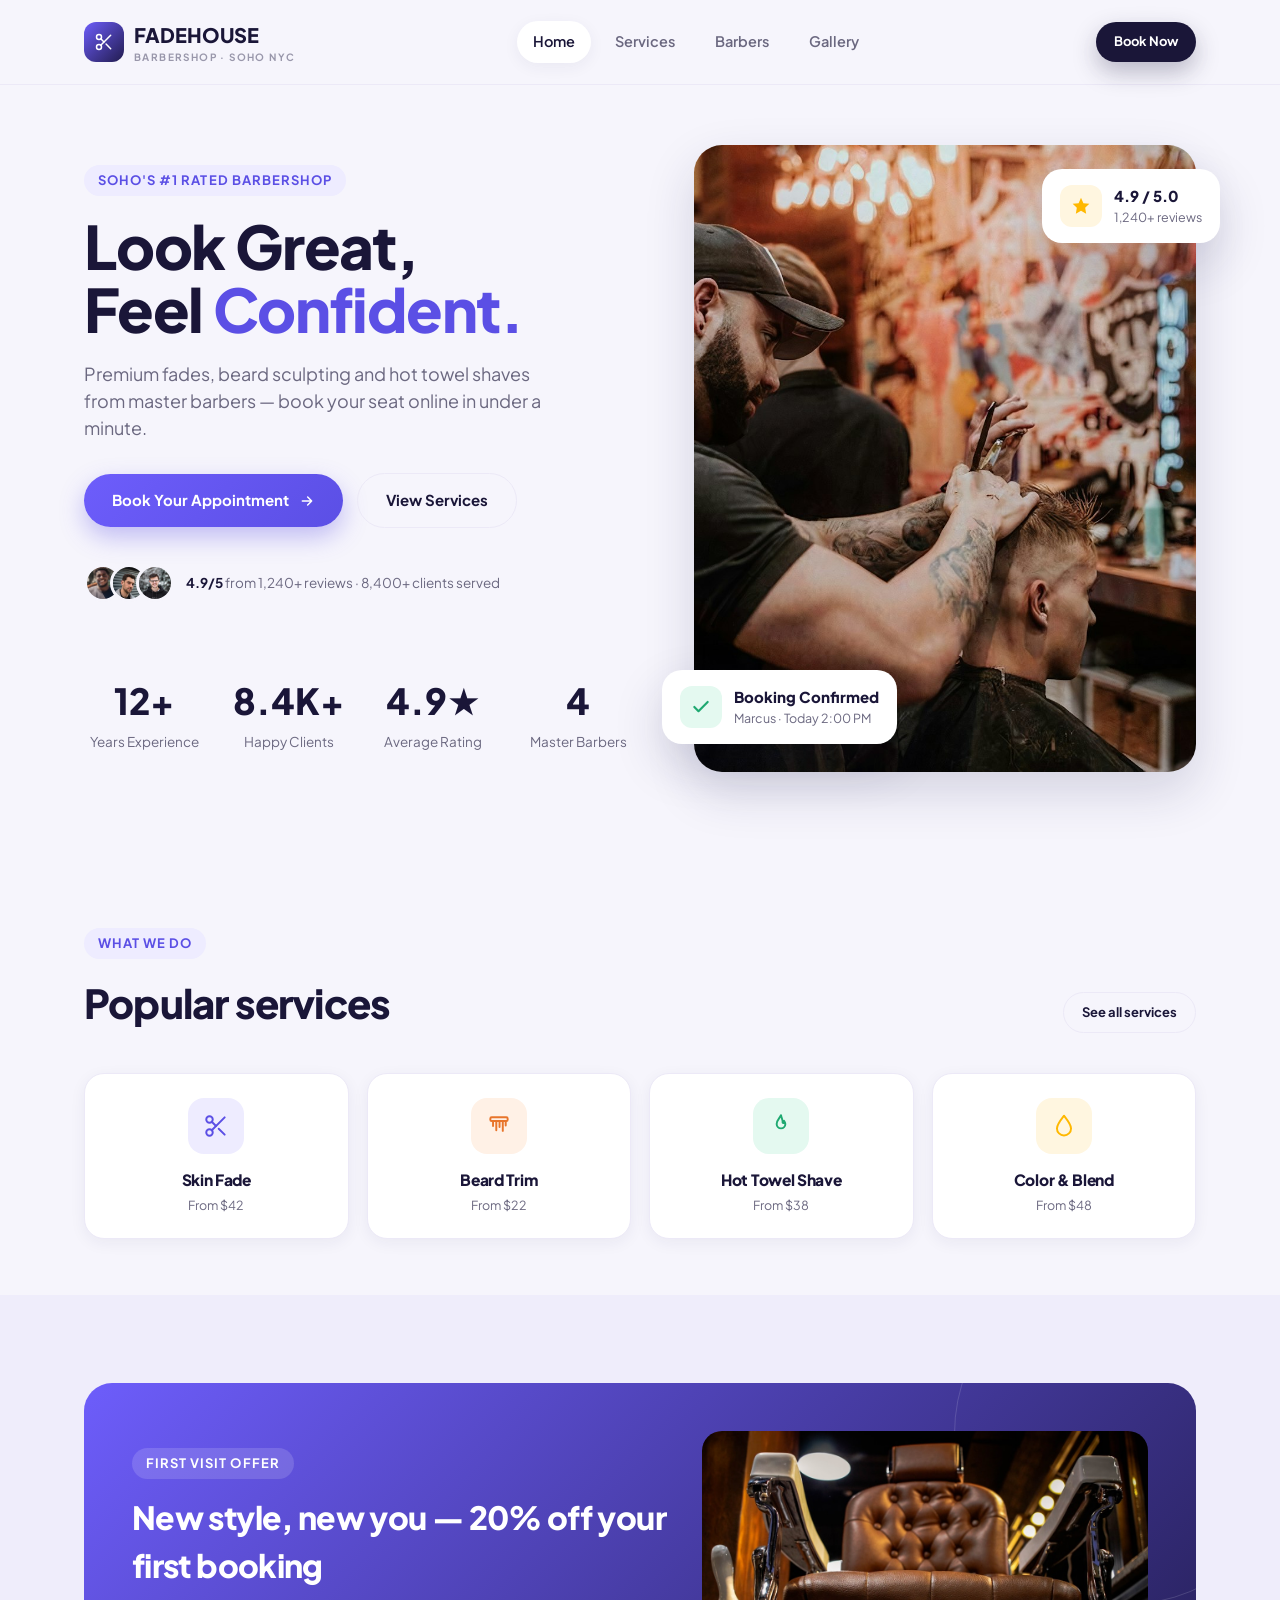
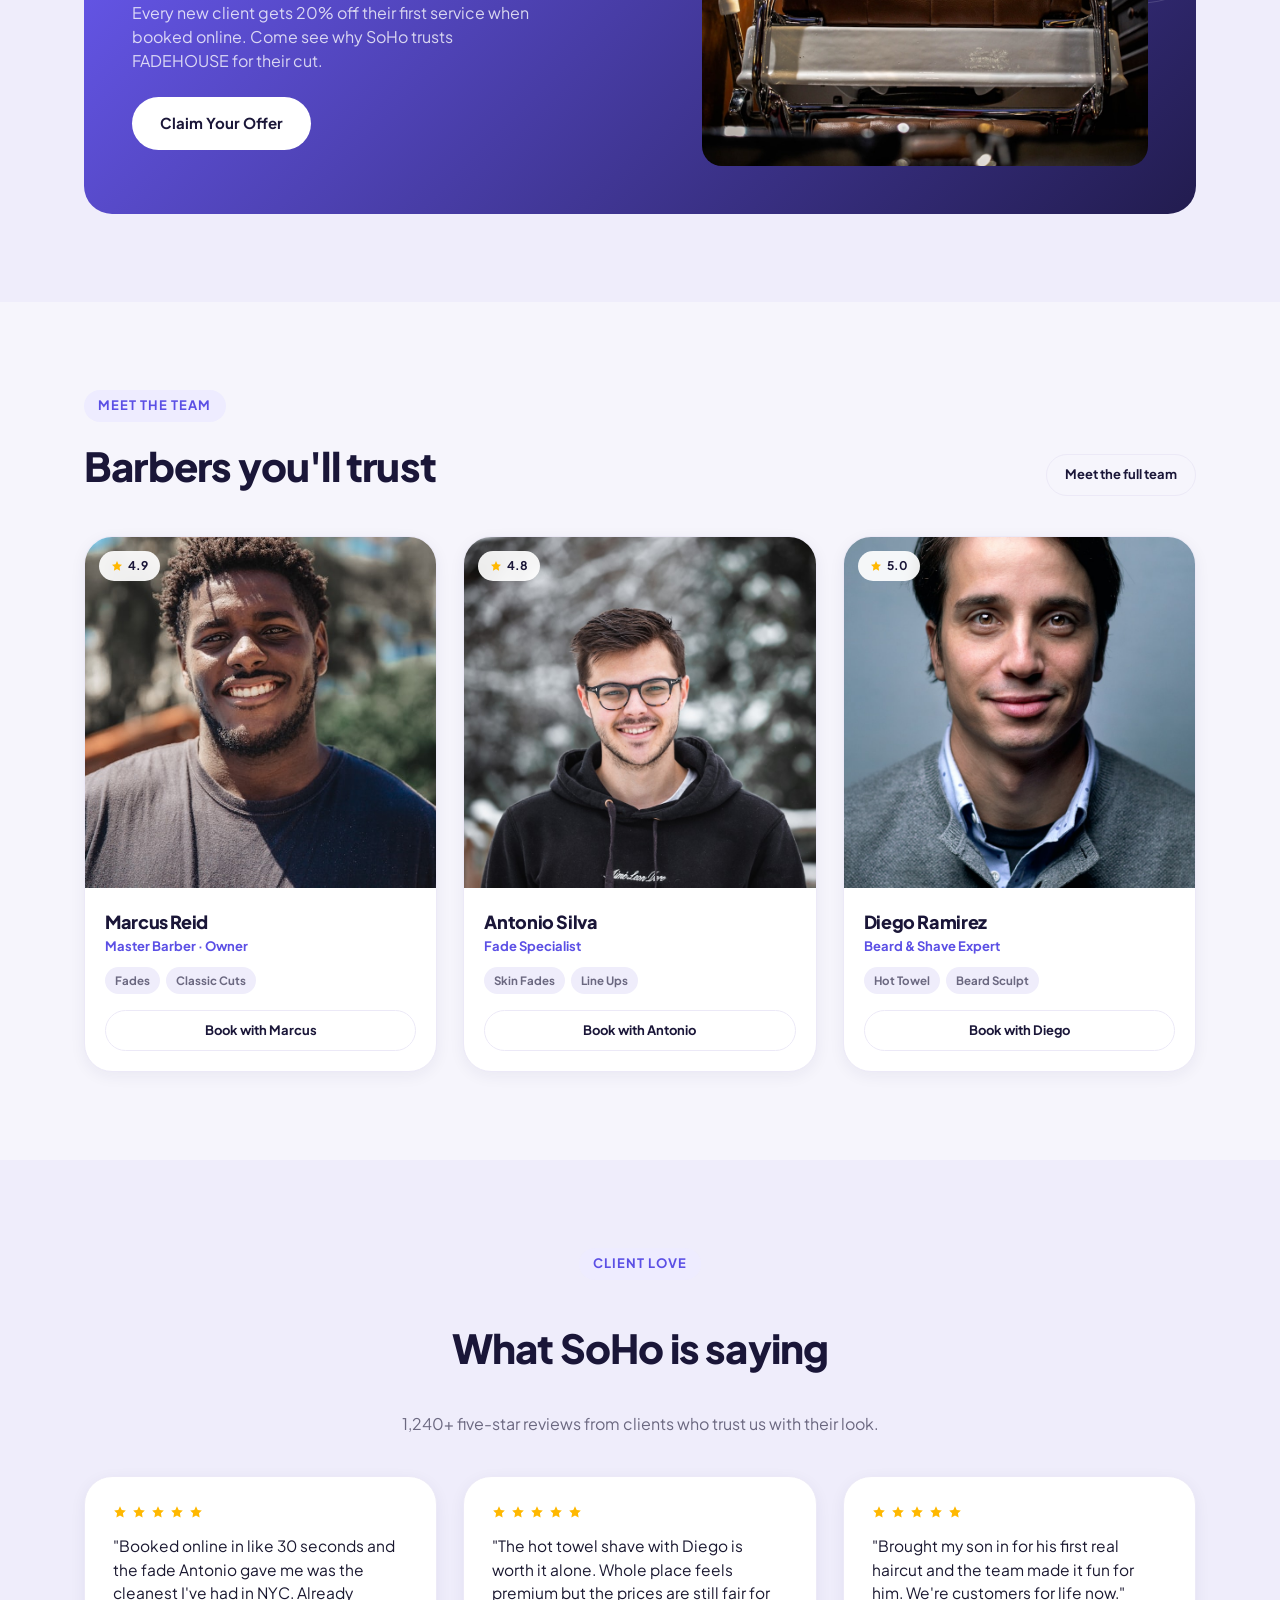
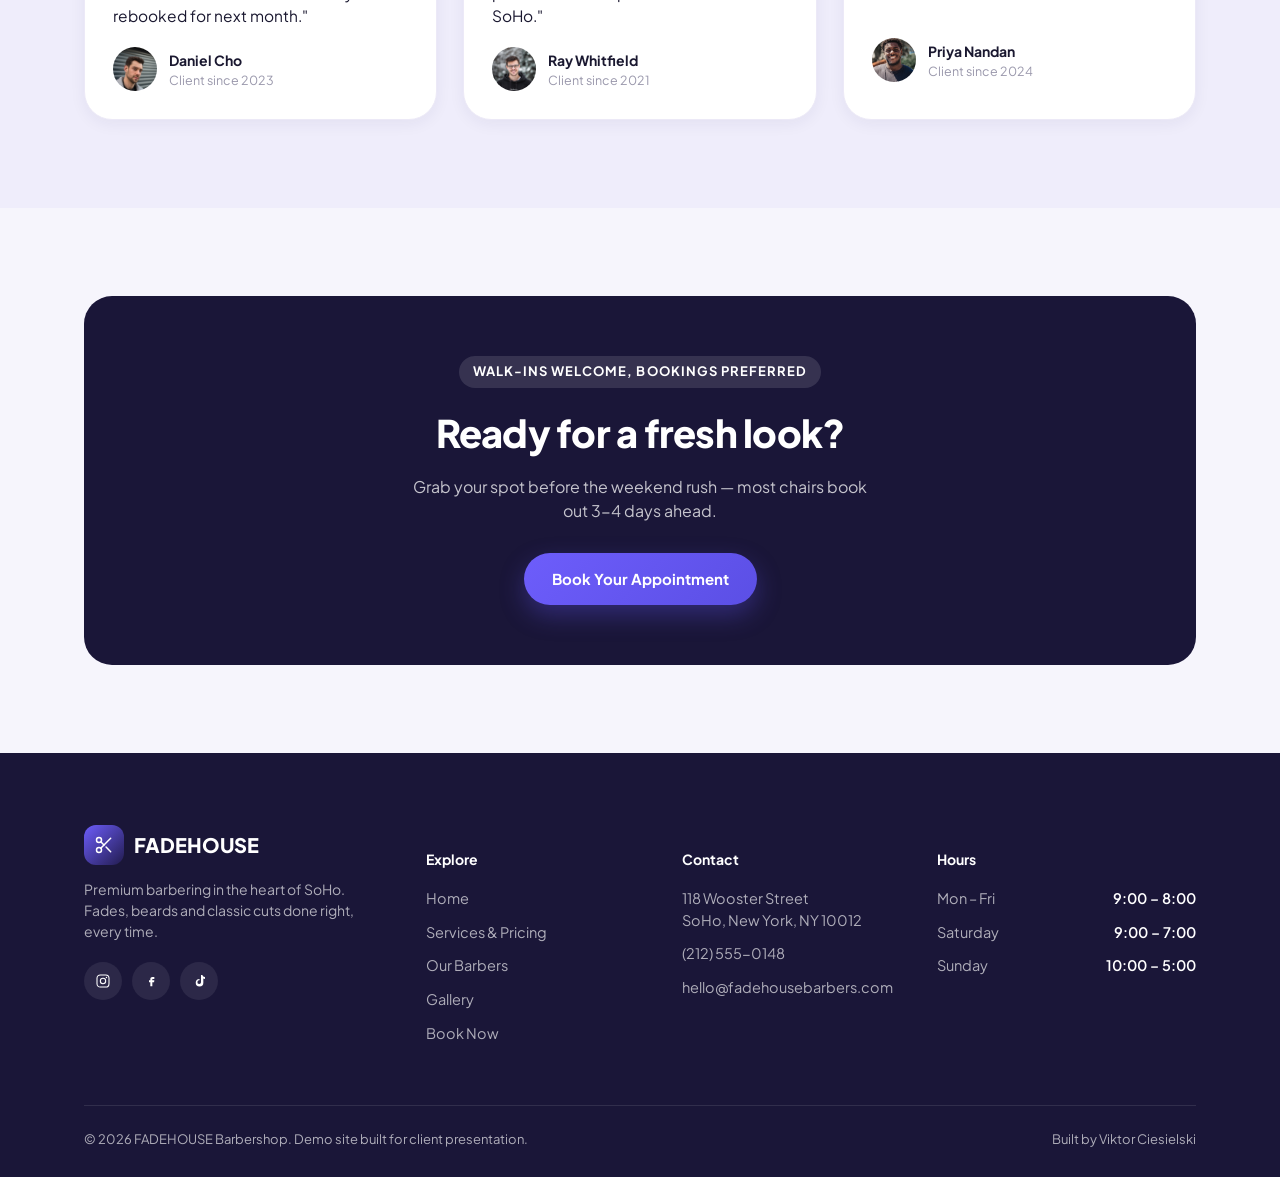
<file: index.html>
<!doctype html>
<html lang="en">
<head>
<meta charset="UTF-8">
<meta name="viewport" content="width=device-width, initial-scale=1.0">
<title>FADEHOUSE Barbershop — Look Sharp. Feel Sharp.</title>
<meta name="description" content="FADEHOUSE Barbershop in SoHo, New York. Book haircuts, fades, beard trims and hot towel shaves online in under a minute.">
<link rel="icon" href="data:image/svg+xml,<svg xmlns=%22http://www.w3.org/2000/svg%22 viewBox=%220 0 100 100%22><rect width=%22100%22 height=%22100%22 rx=%2224%22 fill=%22%23221c4f%22/><text x=%2250%22 y=%2266%22 font-size=%2258%22 text-anchor=%22middle%22 fill=%22white%22 font-family=%22sans-serif%22>F</text></svg>">
<link rel="preconnect" href="https://fonts.googleapis.com">
<link rel="preconnect" href="https://fonts.gstatic.com" crossorigin>
<link href="https://fonts.googleapis.com/css2?family=Plus+Jakarta+Sans:wght@400;500;600;700;800&display=swap" rel="stylesheet">
<link rel="stylesheet" href="assets/css/style.css">
</head>
<body>

<header class="site-header">
  <div class="container">
    <a href="index.html" class="brand">
      <span class="brand-mark">
        <svg width="20" height="20" viewBox="0 0 24 24" fill="none" stroke="currentColor" stroke-width="1.8" stroke-linecap="round" stroke-linejoin="round"><circle cx="6" cy="6" r="3"/><circle cx="6" cy="18" r="3"/><line x1="20" y1="4" x2="8.12" y2="15.88"/><line x1="14.47" y1="14.48" x2="20" y2="20"/><line x1="8.12" y1="8.12" x2="12" y2="12"/></svg>
      </span>
      <span>FADEHOUSE<br><small>BARBERSHOP &middot; SOHO NYC</small></span>
    </a>
    <nav class="nav-links">
      <a href="index.html" class="active">Home</a>
      <a href="services.html">Services</a>
      <a href="barbers.html">Barbers</a>
      <a href="gallery.html">Gallery</a>
    </nav>
    <div class="header-actions">
      <a href="book.html" class="btn btn-primary btn-sm">Book Now</a>
      <button class="nav-toggle" aria-label="Menu" aria-expanded="false">
        <svg width="20" height="20" viewBox="0 0 24 24" fill="none"><path d="M3 6h18M3 12h18M3 18h18" stroke="#221c4f" stroke-width="2" stroke-linecap="round"/></svg>
      </button>
    </div>
  </div>
</header>
  <div class="mobile-menu">
    <a href="index.html">Home</a>
    <a href="services.html">Services</a>
    <a href="barbers.html">Barbers</a>
    <a href="gallery.html">Gallery</a>
    <a href="book.html" class="btn btn-primary btn-block">Book Now</a>
  </div>


<section class="hero">
  <div class="container">
    <div class="hero-copy">
      <span class="eyebrow">SoHo's #1 Rated Barbershop</span>
      <h1>Look Great,<br>Feel <span>Confident.</span></h1>
      <p class="lead">Premium fades, beard sculpting and hot towel shaves from master barbers — book your seat online in under a minute.</p>
      <div class="hero-cta">
        <a href="book.html" class="btn btn-accent">
          Book Your Appointment
          <svg width="16" height="16" viewBox="0 0 24 24" fill="none"><path d="M5 12h14M13 6l6 6-6 6" stroke="currentColor" stroke-width="2.2" stroke-linecap="round" stroke-linejoin="round"/></svg>
        </a>
        <a href="services.html" class="btn btn-outline">View Services</a>
      </div>
      <div class="hero-rating">
        <div class="avatar-stack">
          <img src="assets/img/barber-marcus.jpg" alt="">
          <img src="assets/img/barber-jordan.jpg" alt="">
          <img src="assets/img/barber-antonio.jpg" alt="">
        </div>
        <div class="hero-rating-text"><strong>4.9/5</strong> from 1,240+ reviews &middot; 8,400+ clients served</div>
      </div>

      <div class="stats-bar">
        <div class="stat"><div class="num">12+</div><div class="label">Years Experience</div></div>
        <div class="stat"><div class="num">8.4K+</div><div class="label">Happy Clients</div></div>
        <div class="stat"><div class="num">4.9★</div><div class="label">Average Rating</div></div>
        <div class="stat"><div class="num">4</div><div class="label">Master Barbers</div></div>
      </div>
    </div>

    <div class="hero-art">
      <div class="hero-art-photo">
        <img src="assets/img/barber-action-1.jpg" alt="Barber giving a client a fresh fade at FADEHOUSE">
      </div>
      <div class="floating-card fc-rating">
        <div class="fc-icon gold">
          <svg width="20" height="20" viewBox="0 0 24 24" fill="currentColor"><path d="M12 2l2.9 6.6L22 9.3l-5 4.9 1.2 7.1L12 17.8l-6.2 3.5L7 14.2 2 9.3l7.1-.7L12 2z"/></svg>
        </div>
        <div><div class="fc-title">4.9 / 5.0</div><div class="fc-sub">1,240+ reviews</div></div>
      </div>
      <div class="floating-card fc-booking">
        <div class="fc-icon green">
          <svg width="20" height="20" viewBox="0 0 24 24" fill="none"><path d="M20 6L9 17l-5-5" stroke="currentColor" stroke-width="2.6" stroke-linecap="round" stroke-linejoin="round"/></svg>
        </div>
        <div><div class="fc-title">Booking Confirmed</div><div class="fc-sub">Marcus &middot; Today 2:00 PM</div></div>
      </div>
    </div>
  </div>
</section>

<section class="section section--tight">
  <div class="container">
    <div class="section-head">
      <div>
        <span class="eyebrow">What We Do</span>
        <h2>Popular services</h2>
      </div>
      <a href="services.html" class="btn btn-outline btn-sm">See all services</a>
    </div>
    <div class="chip-grid">
      <a href="book.html?service=skin-fade" class="chip-card">
        <div class="chip-icon" style="background:#eeecff;color:#5b4fe5;">
          <svg width="26" height="26" viewBox="0 0 24 24" fill="none" stroke="currentColor" stroke-width="1.8" stroke-linecap="round" stroke-linejoin="round"><circle cx="6" cy="6" r="3"/><circle cx="6" cy="18" r="3"/><line x1="20" y1="4" x2="8.12" y2="15.88"/><line x1="14.47" y1="14.48" x2="20" y2="20"/><line x1="8.12" y1="8.12" x2="12" y2="12"/></svg>
        </div>
        <h4>Skin Fade</h4>
        <p>From $42</p>
      </a>
      <a href="book.html?service=beard-trim" class="chip-card">
        <div class="chip-icon" style="background:#fff1e6;color:#e8752b;">
          <svg width="26" height="26" viewBox="0 0 24 24" fill="none" stroke="currentColor" stroke-width="1.8" stroke-linecap="round"><rect x="4" y="4" width="16" height="3.4" rx="1.2"/><line x1="6.5" y1="7.4" x2="6.5" y2="12"/><line x1="9.5" y1="7.4" x2="9.5" y2="16"/><line x1="12.5" y1="7.4" x2="12.5" y2="13"/><line x1="15.5" y1="7.4" x2="15.5" y2="16.5"/><line x1="18.2" y1="7.4" x2="18.2" y2="11.5"/></svg>
        </div>
        <h4>Beard Trim</h4>
        <p>From $22</p>
      </a>
      <a href="book.html?service=hot-towel" class="chip-card">
        <div class="chip-icon" style="background:#e4f9f0;color:#1fa971;">
          <svg width="26" height="26" viewBox="0 0 24 24" fill="none" stroke="currentColor" stroke-width="1.8" stroke-linecap="round" stroke-linejoin="round"><path d="M12 2c-1.2 3-4 4.4-4 8.2a4 4 0 008 0c0-1.3-.6-2.2-1.2-3 .2 2-.8 2.8-1.3 1.4C13.8 6.8 12.6 5 12 2z"/></svg>
        </div>
        <h4>Hot Towel Shave</h4>
        <p>From $38</p>
      </a>
      <a href="book.html?service=color" class="chip-card">
        <div class="chip-icon" style="background:#fff6e0;color:#ffb800;">
          <svg width="26" height="26" viewBox="0 0 24 24" fill="none" stroke="currentColor" stroke-width="1.8" stroke-linecap="round" stroke-linejoin="round"><path d="M12 2.5C8.5 7 5.5 10.6 5.5 14.2a6.5 6.5 0 0013 0c0-3.6-3-7.2-6.5-11.7z"/></svg>
        </div>
        <h4>Color &amp; Blend</h4>
        <p>From $48</p>
      </a>
    </div>
  </div>
</section>

<section class="section section--alt">
  <div class="container">
    <div class="promo-card">
      <div>
        <span class="eyebrow" style="background:rgba(255,255,255,.14);color:#fff;">First Visit Offer</span>
        <h3 style="margin-top:14px;">New style, new you — 20% off your first booking</h3>
        <p>Every new client gets 20% off their first service when booked online. Come see why SoHo trusts FADEHOUSE for their cut.</p>
        <a href="book.html" class="btn btn-light">Claim Your Offer</a>
      </div>
      <img src="assets/img/vintage-chair.jpg" alt="Vintage barber chair at FADEHOUSE">
    </div>
  </div>
</section>

<section class="section">
  <div class="container">
    <div class="section-head">
      <div>
        <span class="eyebrow">Meet The Team</span>
        <h2>Barbers you'll trust</h2>
      </div>
      <a href="barbers.html" class="btn btn-outline btn-sm">Meet the full team</a>
    </div>
    <div class="grid-3">
      <div class="barber-card">
        <div class="barber-photo">
          <img src="assets/img/barber-marcus.jpg" alt="Marcus Reid, Master Barber">
          <span class="barber-badge">
            <svg width="12" height="12" viewBox="0 0 24 24" fill="#ffb800"><path d="M12 2l2.9 6.6L22 9.3l-5 4.9 1.2 7.1L12 17.8l-6.2 3.5L7 14.2 2 9.3l7.1-.7L12 2z"/></svg>
            4.9
          </span>
        </div>
        <div class="barber-body">
          <h4>Marcus Reid</h4>
          <div class="barber-role">Master Barber &middot; Owner</div>
          <div class="barber-tags"><span class="tag">Fades</span><span class="tag">Classic Cuts</span></div>
          <a href="book.html?barber=marcus" class="btn btn-outline btn-sm btn-block">Book with Marcus</a>
        </div>
      </div>
      <div class="barber-card">
        <div class="barber-photo">
          <img src="assets/img/barber-antonio.jpg" alt="Antonio Silva, Fade Specialist">
          <span class="barber-badge">
            <svg width="12" height="12" viewBox="0 0 24 24" fill="#ffb800"><path d="M12 2l2.9 6.6L22 9.3l-5 4.9 1.2 7.1L12 17.8l-6.2 3.5L7 14.2 2 9.3l7.1-.7L12 2z"/></svg>
            4.8
          </span>
        </div>
        <div class="barber-body">
          <h4>Antonio Silva</h4>
          <div class="barber-role">Fade Specialist</div>
          <div class="barber-tags"><span class="tag">Skin Fades</span><span class="tag">Line Ups</span></div>
          <a href="book.html?barber=antonio" class="btn btn-outline btn-sm btn-block">Book with Antonio</a>
        </div>
      </div>
      <div class="barber-card">
        <div class="barber-photo">
          <img src="assets/img/barber-diego.jpg" alt="Diego Ramirez, Beard and Shave Expert">
          <span class="barber-badge">
            <svg width="12" height="12" viewBox="0 0 24 24" fill="#ffb800"><path d="M12 2l2.9 6.6L22 9.3l-5 4.9 1.2 7.1L12 17.8l-6.2 3.5L7 14.2 2 9.3l7.1-.7L12 2z"/></svg>
            5.0
          </span>
        </div>
        <div class="barber-body">
          <h4>Diego Ramirez</h4>
          <div class="barber-role">Beard &amp; Shave Expert</div>
          <div class="barber-tags"><span class="tag">Hot Towel</span><span class="tag">Beard Sculpt</span></div>
          <a href="book.html?barber=diego" class="btn btn-outline btn-sm btn-block">Book with Diego</a>
        </div>
      </div>
    </div>
  </div>
</section>

<section class="section section--alt">
  <div class="container">
    <div class="section-head section-head--center">
      <span class="eyebrow">Client Love</span>
      <h2>What SoHo is saying</h2>
      <p>1,240+ five-star reviews from clients who trust us with their look.</p>
    </div>
    <div class="grid-3">
      <div class="testimonial-card">
        <div class="rating">
          <svg width="14" height="14" viewBox="0 0 24 24" fill="currentColor"><path d="M12 2l2.9 6.6L22 9.3l-5 4.9 1.2 7.1L12 17.8l-6.2 3.5L7 14.2 2 9.3l7.1-.7L12 2z"/></svg>
          <svg width="14" height="14" viewBox="0 0 24 24" fill="currentColor"><path d="M12 2l2.9 6.6L22 9.3l-5 4.9 1.2 7.1L12 17.8l-6.2 3.5L7 14.2 2 9.3l7.1-.7L12 2z"/></svg>
          <svg width="14" height="14" viewBox="0 0 24 24" fill="currentColor"><path d="M12 2l2.9 6.6L22 9.3l-5 4.9 1.2 7.1L12 17.8l-6.2 3.5L7 14.2 2 9.3l7.1-.7L12 2z"/></svg>
          <svg width="14" height="14" viewBox="0 0 24 24" fill="currentColor"><path d="M12 2l2.9 6.6L22 9.3l-5 4.9 1.2 7.1L12 17.8l-6.2 3.5L7 14.2 2 9.3l7.1-.7L12 2z"/></svg>
          <svg width="14" height="14" viewBox="0 0 24 24" fill="currentColor"><path d="M12 2l2.9 6.6L22 9.3l-5 4.9 1.2 7.1L12 17.8l-6.2 3.5L7 14.2 2 9.3l7.1-.7L12 2z"/></svg>
        </div>
        <p class="quote">"Booked online in like 30 seconds and the fade Antonio gave me was the cleanest I've had in NYC. Already rebooked for next month."</p>
        <div class="testimonial-author">
          <img src="assets/img/barber-jordan.jpg" alt="">
          <div><div class="name">Daniel Cho</div><div class="meta">Client since 2023</div></div>
        </div>
      </div>
      <div class="testimonial-card">
        <div class="rating">
          <svg width="14" height="14" viewBox="0 0 24 24" fill="currentColor"><path d="M12 2l2.9 6.6L22 9.3l-5 4.9 1.2 7.1L12 17.8l-6.2 3.5L7 14.2 2 9.3l7.1-.7L12 2z"/></svg>
          <svg width="14" height="14" viewBox="0 0 24 24" fill="currentColor"><path d="M12 2l2.9 6.6L22 9.3l-5 4.9 1.2 7.1L12 17.8l-6.2 3.5L7 14.2 2 9.3l7.1-.7L12 2z"/></svg>
          <svg width="14" height="14" viewBox="0 0 24 24" fill="currentColor"><path d="M12 2l2.9 6.6L22 9.3l-5 4.9 1.2 7.1L12 17.8l-6.2 3.5L7 14.2 2 9.3l7.1-.7L12 2z"/></svg>
          <svg width="14" height="14" viewBox="0 0 24 24" fill="currentColor"><path d="M12 2l2.9 6.6L22 9.3l-5 4.9 1.2 7.1L12 17.8l-6.2 3.5L7 14.2 2 9.3l7.1-.7L12 2z"/></svg>
          <svg width="14" height="14" viewBox="0 0 24 24" fill="currentColor"><path d="M12 2l2.9 6.6L22 9.3l-5 4.9 1.2 7.1L12 17.8l-6.2 3.5L7 14.2 2 9.3l7.1-.7L12 2z"/></svg>
        </div>
        <p class="quote">"The hot towel shave with Diego is worth it alone. Whole place feels premium but the prices are still fair for SoHo."</p>
        <div class="testimonial-author">
          <img src="assets/img/barber-antonio.jpg" alt="">
          <div><div class="name">Ray Whitfield</div><div class="meta">Client since 2021</div></div>
        </div>
      </div>
      <div class="testimonial-card">
        <div class="rating">
          <svg width="14" height="14" viewBox="0 0 24 24" fill="currentColor"><path d="M12 2l2.9 6.6L22 9.3l-5 4.9 1.2 7.1L12 17.8l-6.2 3.5L7 14.2 2 9.3l7.1-.7L12 2z"/></svg>
          <svg width="14" height="14" viewBox="0 0 24 24" fill="currentColor"><path d="M12 2l2.9 6.6L22 9.3l-5 4.9 1.2 7.1L12 17.8l-6.2 3.5L7 14.2 2 9.3l7.1-.7L12 2z"/></svg>
          <svg width="14" height="14" viewBox="0 0 24 24" fill="currentColor"><path d="M12 2l2.9 6.6L22 9.3l-5 4.9 1.2 7.1L12 17.8l-6.2 3.5L7 14.2 2 9.3l7.1-.7L12 2z"/></svg>
          <svg width="14" height="14" viewBox="0 0 24 24" fill="currentColor"><path d="M12 2l2.9 6.6L22 9.3l-5 4.9 1.2 7.1L12 17.8l-6.2 3.5L7 14.2 2 9.3l7.1-.7L12 2z"/></svg>
          <svg width="14" height="14" viewBox="0 0 24 24" fill="currentColor"><path d="M12 2l2.9 6.6L22 9.3l-5 4.9 1.2 7.1L12 17.8l-6.2 3.5L7 14.2 2 9.3l7.1-.7L12 2z"/></svg>
        </div>
        <p class="quote">"Brought my son in for his first real haircut and the team made it fun for him. We're customers for life now."</p>
        <div class="testimonial-author">
          <img src="assets/img/barber-marcus.jpg" alt="">
          <div><div class="name">Priya Nandan</div><div class="meta">Client since 2024</div></div>
        </div>
      </div>
    </div>
  </div>
</section>

<section class="section">
  <div class="container">
    <div class="cta-banner">
      <span class="eyebrow" style="background:rgba(255,255,255,.12);color:#fff;">Walk-ins welcome, bookings preferred</span>
      <h2 style="margin-top:16px;">Ready for a fresh look?</h2>
      <p>Grab your spot before the weekend rush — most chairs book out 3-4 days ahead.</p>
      <a href="book.html" class="btn btn-accent">Book Your Appointment</a>
    </div>
  </div>
</section>

<footer class="site-footer" id="visit">
  <div class="container">
    <div class="footer-grid">
      <div class="footer-brand">
        <a href="index.html" class="brand" style="color:#fff;">
          <span class="brand-mark">
            <svg width="20" height="20" viewBox="0 0 24 24" fill="none" stroke="currentColor" stroke-width="1.8" stroke-linecap="round" stroke-linejoin="round"><circle cx="6" cy="6" r="3"/><circle cx="6" cy="18" r="3"/><line x1="20" y1="4" x2="8.12" y2="15.88"/><line x1="14.47" y1="14.48" x2="20" y2="20"/><line x1="8.12" y1="8.12" x2="12" y2="12"/></svg>
          </span>
          <span>FADEHOUSE</span>
        </a>
        <p>Premium barbering in the heart of SoHo. Fades, beards and classic cuts done right, every time.</p>
        <div class="social-row">
          <a href="#" aria-label="Instagram"><svg width="16" height="16" viewBox="0 0 24 24" fill="none"><rect x="3" y="3" width="18" height="18" rx="5" stroke="#fff" stroke-width="1.6"/><circle cx="12" cy="12" r="4" stroke="#fff" stroke-width="1.6"/><circle cx="17.2" cy="6.8" r="1.1" fill="#fff"/></svg></a>
          <a href="#" aria-label="Facebook"><svg width="16" height="16" viewBox="0 0 24 24" fill="none"><path d="M14 9h3V6h-3c-1.7 0-3 1.3-3 3v2H9v3h2v6h3v-6h2.6l.4-3H14V9z" fill="#fff"/></svg></a>
          <a href="#" aria-label="TikTok"><svg width="16" height="16" viewBox="0 0 24 24" fill="none"><path d="M15 3v10.7a2.7 2.7 0 11-2.2-2.65V9a5.7 5.7 0 105.7 5.7V8.3A6.9 6.9 0 0021 9V6a4 4 0 01-4-3h-2z" fill="#fff"/></svg></a>
        </div>
      </div>
      <div>
        <h5>Explore</h5>
        <ul>
          <li><a href="index.html">Home</a></li>
          <li><a href="services.html">Services &amp; Pricing</a></li>
          <li><a href="barbers.html">Our Barbers</a></li>
          <li><a href="gallery.html">Gallery</a></li>
          <li><a href="book.html">Book Now</a></li>
        </ul>
      </div>
      <div>
        <h5>Contact</h5>
        <ul>
          <li>118 Wooster Street<br>SoHo, New York, NY 10012</li>
          <li>(212) 555-0148</li>
          <li>hello@fadehousebarbers.com</li>
        </ul>
      </div>
      <div>
        <h5>Hours</h5>
        <ul class="footer-hours">
          <li><span>Mon – Fri</span><span>9:00 – 8:00</span></li>
          <li><span>Saturday</span><span>9:00 – 7:00</span></li>
          <li><span>Sunday</span><span>10:00 – 5:00</span></li>
        </ul>
      </div>
    </div>
    <div class="footer-bottom">
      <span>&copy; 2026 FADEHOUSE Barbershop. Demo site built for client presentation.</span>
      <span>Built by Viktor Ciesielski</span>
    </div>
  </div>
</footer>

<nav class="bottom-nav">
  <a href="index.html" class="active">
    <svg width="20" height="20" viewBox="0 0 24 24" fill="none"><path d="M3 11l9-8 9 8M5 10v10h14V10" stroke="currentColor" stroke-width="1.8" stroke-linecap="round" stroke-linejoin="round"/></svg>
    Home
  </a>
  <a href="services.html">
    <svg width="20" height="20" viewBox="0 0 24 24" fill="none" stroke="currentColor" stroke-width="1.8" stroke-linecap="round" stroke-linejoin="round"><circle cx="6" cy="6" r="3"/><circle cx="6" cy="18" r="3"/><line x1="20" y1="4" x2="8.12" y2="15.88"/><line x1="14.47" y1="14.48" x2="20" y2="20"/><line x1="8.12" y1="8.12" x2="12" y2="12"/></svg>
    Services
  </a>
  <a href="book.html">
    <svg width="20" height="20" viewBox="0 0 24 24" fill="none"><rect x="3" y="5" width="18" height="16" rx="3" stroke="currentColor" stroke-width="1.8"/><path d="M3 10h18M8 3v4M16 3v4" stroke="currentColor" stroke-width="1.8" stroke-linecap="round"/></svg>
    Book
  </a>
  <a href="barbers.html">
    <svg width="20" height="20" viewBox="0 0 24 24" fill="none"><circle cx="12" cy="8" r="3.4" stroke="currentColor" stroke-width="1.8"/><path d="M5 20c1.4-4 4-5.6 7-5.6s5.6 1.6 7 5.6" stroke="currentColor" stroke-width="1.8" stroke-linecap="round"/></svg>
    Barbers
  </a>
</nav>

<script src="assets/js/app.js"></script>
</body>
</html>
</file>
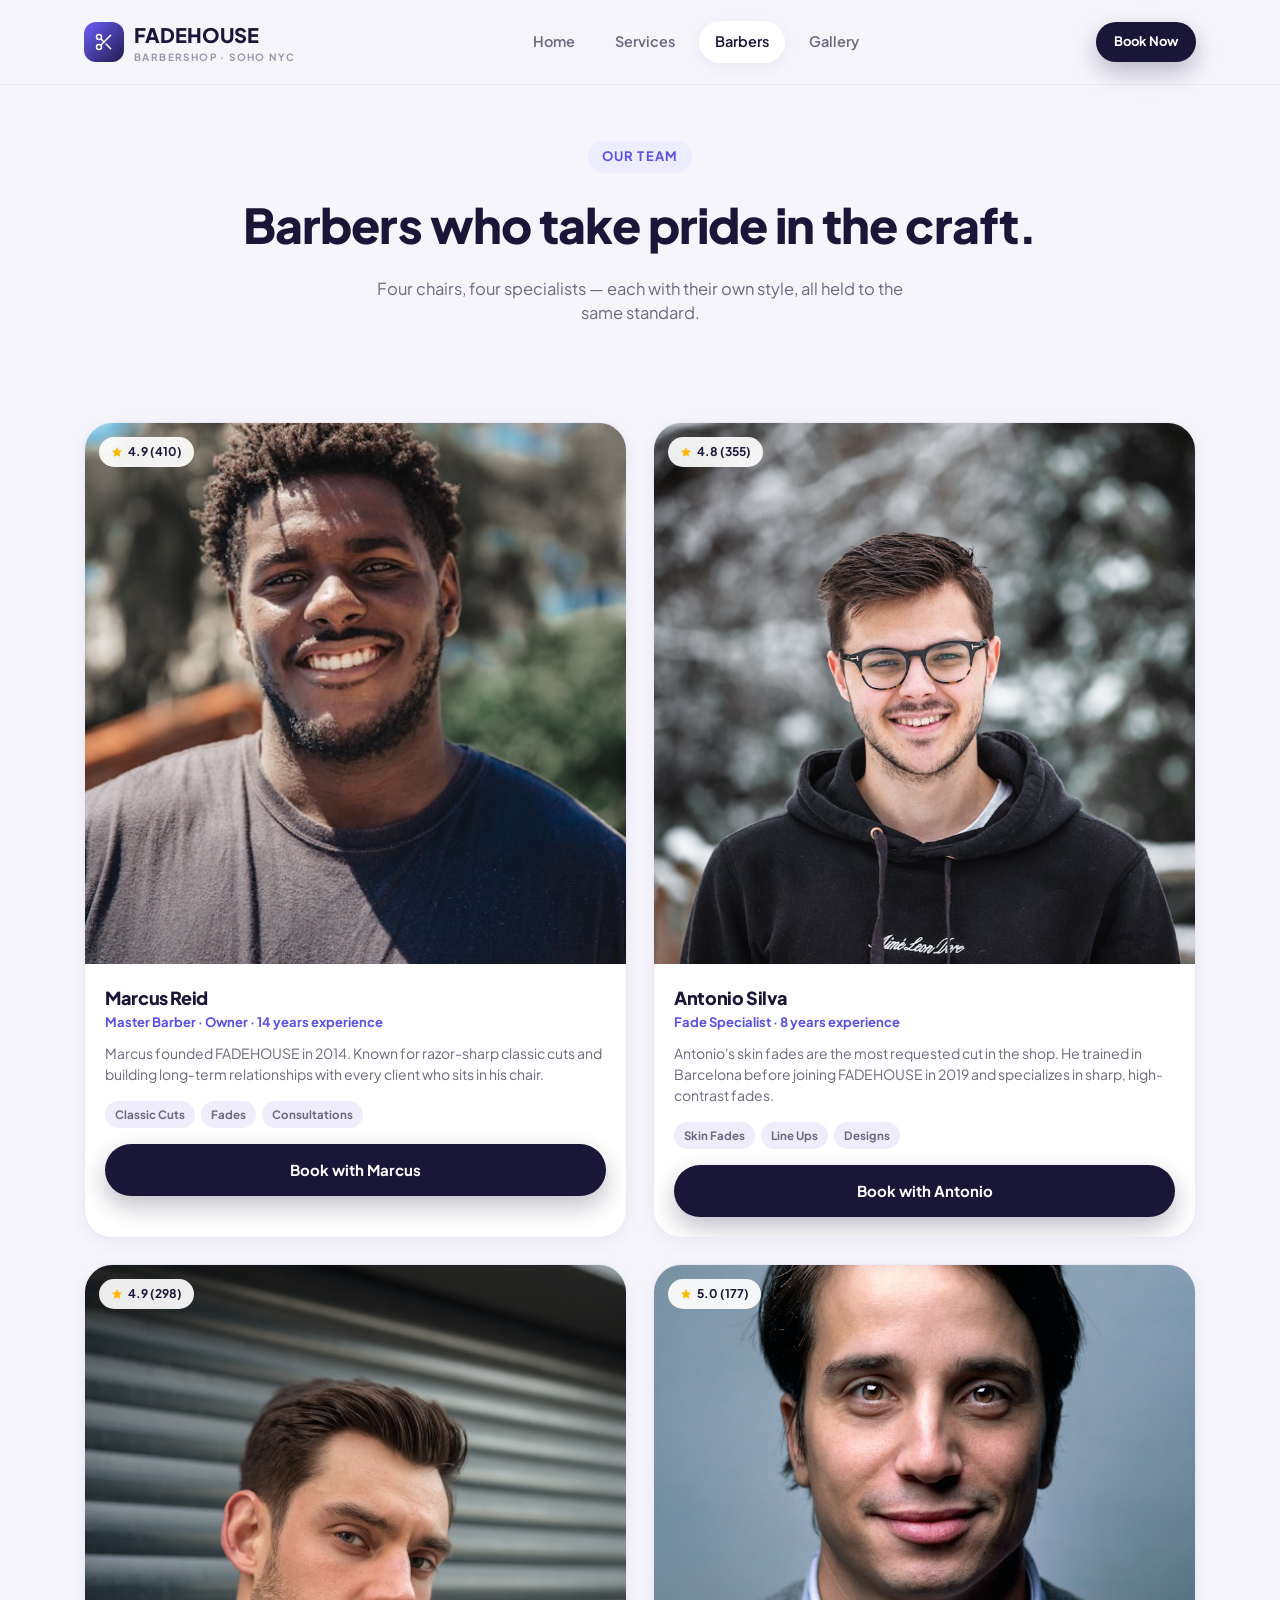
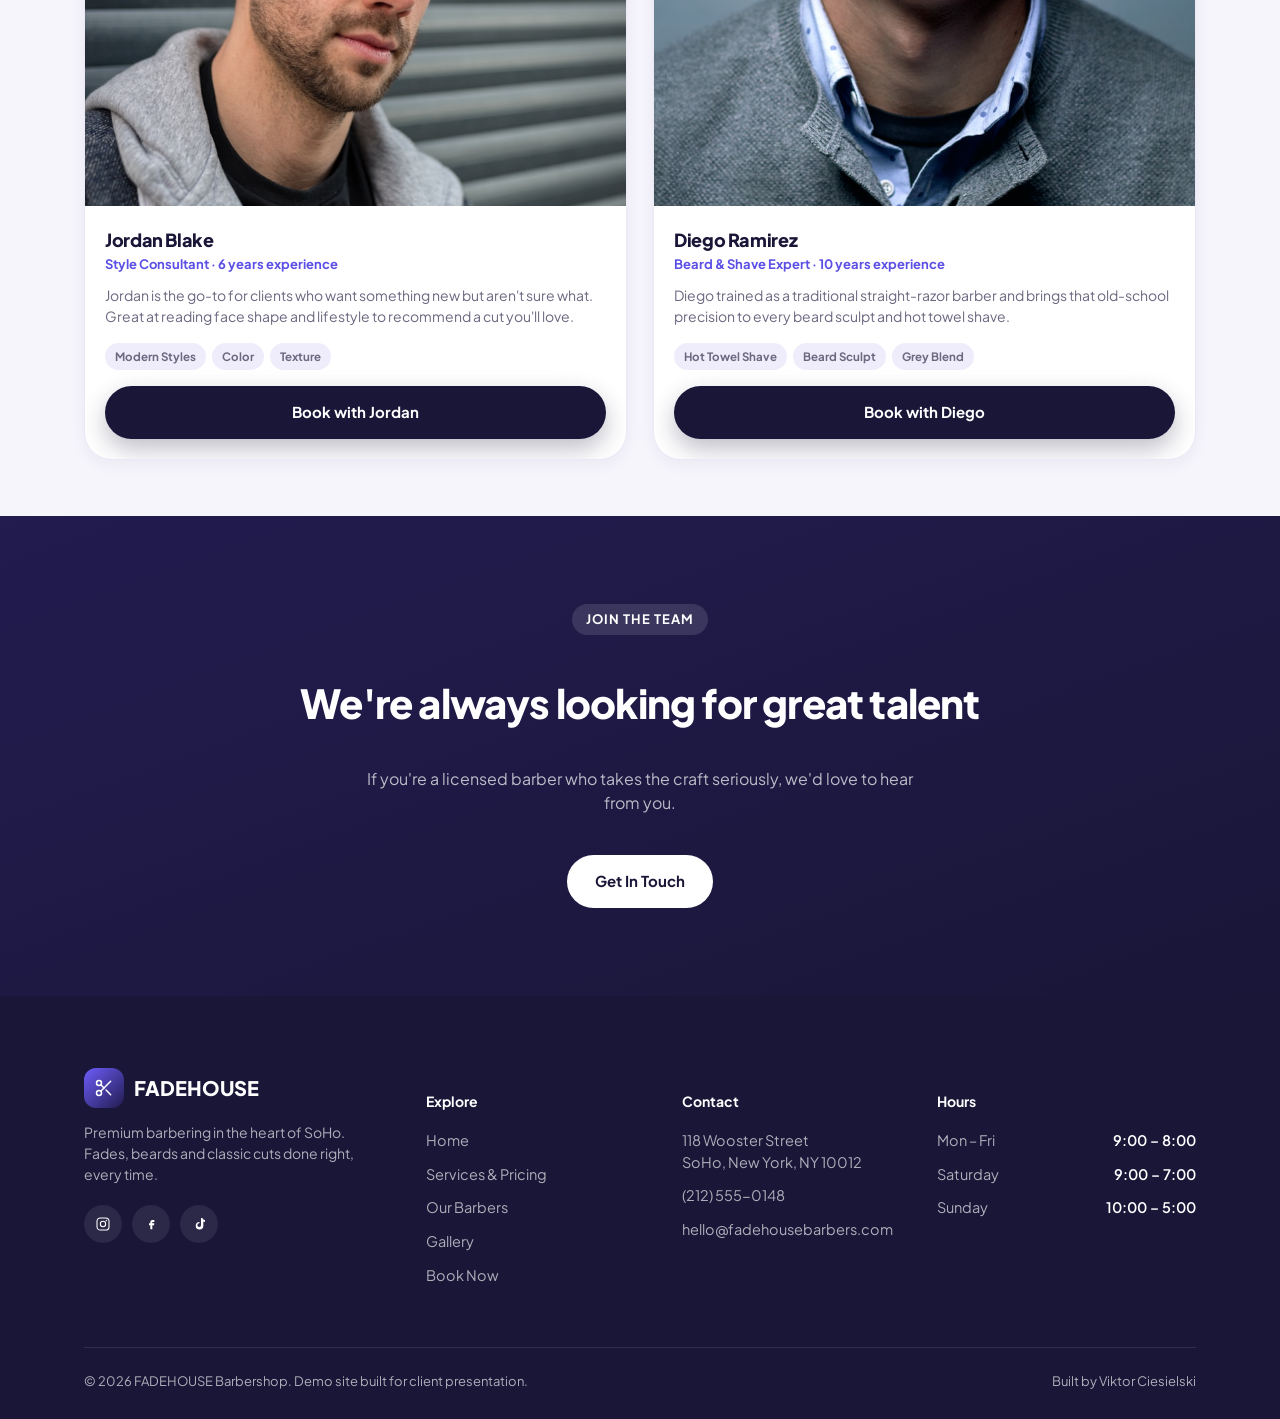
<file: barbers.html>
<!doctype html>
<html lang="en">
<head>
<meta charset="UTF-8">
<meta name="viewport" content="width=device-width, initial-scale=1.0">
<title>Our Barbers — FADEHOUSE Barbershop</title>
<meta name="description" content="Meet the master barbers at FADEHOUSE Barbershop in SoHo, New York.">
<link rel="icon" href="data:image/svg+xml,<svg xmlns=%22http://www.w3.org/2000/svg%22 viewBox=%220 0 100 100%22><rect width=%22100%22 height=%22100%22 rx=%2224%22 fill=%22%23221c4f%22/><text x=%2250%22 y=%2266%22 font-size=%2258%22 text-anchor=%22middle%22 fill=%22white%22 font-family=%22sans-serif%22>F</text></svg>">
<link rel="preconnect" href="https://fonts.googleapis.com">
<link rel="preconnect" href="https://fonts.gstatic.com" crossorigin>
<link href="https://fonts.googleapis.com/css2?family=Plus+Jakarta+Sans:wght@400;500;600;700;800&display=swap" rel="stylesheet">
<link rel="stylesheet" href="assets/css/style.css">
</head>
<body>

<header class="site-header">
  <div class="container">
    <a href="index.html" class="brand">
      <span class="brand-mark">
        <svg width="20" height="20" viewBox="0 0 24 24" fill="none" stroke="currentColor" stroke-width="1.8" stroke-linecap="round" stroke-linejoin="round"><circle cx="6" cy="6" r="3"/><circle cx="6" cy="18" r="3"/><line x1="20" y1="4" x2="8.12" y2="15.88"/><line x1="14.47" y1="14.48" x2="20" y2="20"/><line x1="8.12" y1="8.12" x2="12" y2="12"/></svg>
      </span>
      <span>FADEHOUSE<br><small>BARBERSHOP &middot; SOHO NYC</small></span>
    </a>
    <nav class="nav-links">
      <a href="index.html">Home</a>
      <a href="services.html">Services</a>
      <a href="barbers.html" class="active">Barbers</a>
      <a href="gallery.html">Gallery</a>
    </nav>
    <div class="header-actions">
      <a href="book.html" class="btn btn-primary btn-sm">Book Now</a>
      <button class="nav-toggle" aria-label="Menu" aria-expanded="false">
        <svg width="20" height="20" viewBox="0 0 24 24" fill="none"><path d="M3 6h18M3 12h18M3 18h18" stroke="#221c4f" stroke-width="2" stroke-linecap="round"/></svg>
      </button>
    </div>
  </div>
</header>
  <div class="mobile-menu">
    <a href="index.html">Home</a>
    <a href="services.html">Services</a>
    <a href="barbers.html">Barbers</a>
    <a href="gallery.html">Gallery</a>
    <a href="book.html" class="btn btn-primary btn-block">Book Now</a>
  </div>


<section class="page-hero">
  <div class="container">
    <span class="eyebrow">Our Team</span>
    <h1>Barbers who take pride in the craft.</h1>
    <p>Four chairs, four specialists — each with their own style, all held to the same standard.</p>
  </div>
</section>

<section class="section section--tight">
  <div class="container">
    <div class="grid-2">

      <div class="barber-card">
        <div class="barber-photo">
          <img src="assets/img/barber-marcus.jpg" alt="Marcus Reid, Master Barber and Owner">
          <span class="barber-badge">
            <svg width="12" height="12" viewBox="0 0 24 24" fill="#ffb800"><path d="M12 2l2.9 6.6L22 9.3l-5 4.9 1.2 7.1L12 17.8l-6.2 3.5L7 14.2 2 9.3l7.1-.7L12 2z"/></svg>
            4.9 (410)
          </span>
        </div>
        <div class="barber-body">
          <h4>Marcus Reid</h4>
          <div class="barber-role">Master Barber &middot; Owner &middot; 14 years experience</div>
          <p style="color:var(--text-secondary);font-size:14px;margin:0 0 16px;">Marcus founded FADEHOUSE in 2014. Known for razor-sharp classic cuts and building long-term relationships with every client who sits in his chair.</p>
          <div class="barber-tags"><span class="tag">Classic Cuts</span><span class="tag">Fades</span><span class="tag">Consultations</span></div>
          <a href="book.html?barber=marcus" class="btn btn-primary btn-block">Book with Marcus</a>
        </div>
      </div>

      <div class="barber-card">
        <div class="barber-photo">
          <img src="assets/img/barber-antonio.jpg" alt="Antonio Silva, Fade Specialist">
          <span class="barber-badge">
            <svg width="12" height="12" viewBox="0 0 24 24" fill="#ffb800"><path d="M12 2l2.9 6.6L22 9.3l-5 4.9 1.2 7.1L12 17.8l-6.2 3.5L7 14.2 2 9.3l7.1-.7L12 2z"/></svg>
            4.8 (355)
          </span>
        </div>
        <div class="barber-body">
          <h4>Antonio Silva</h4>
          <div class="barber-role">Fade Specialist &middot; 8 years experience</div>
          <p style="color:var(--text-secondary);font-size:14px;margin:0 0 16px;">Antonio's skin fades are the most requested cut in the shop. He trained in Barcelona before joining FADEHOUSE in 2019 and specializes in sharp, high-contrast fades.</p>
          <div class="barber-tags"><span class="tag">Skin Fades</span><span class="tag">Line Ups</span><span class="tag">Designs</span></div>
          <a href="book.html?barber=antonio" class="btn btn-primary btn-block">Book with Antonio</a>
        </div>
      </div>

      <div class="barber-card">
        <div class="barber-photo">
          <img src="assets/img/barber-jordan.jpg" alt="Jordan Blake, Style Consultant">
          <span class="barber-badge">
            <svg width="12" height="12" viewBox="0 0 24 24" fill="#ffb800"><path d="M12 2l2.9 6.6L22 9.3l-5 4.9 1.2 7.1L12 17.8l-6.2 3.5L7 14.2 2 9.3l7.1-.7L12 2z"/></svg>
            4.9 (298)
          </span>
        </div>
        <div class="barber-body">
          <h4>Jordan Blake</h4>
          <div class="barber-role">Style Consultant &middot; 6 years experience</div>
          <p style="color:var(--text-secondary);font-size:14px;margin:0 0 16px;">Jordan is the go-to for clients who want something new but aren't sure what. Great at reading face shape and lifestyle to recommend a cut you'll love.</p>
          <div class="barber-tags"><span class="tag">Modern Styles</span><span class="tag">Color</span><span class="tag">Texture</span></div>
          <a href="book.html?barber=jordan" class="btn btn-primary btn-block">Book with Jordan</a>
        </div>
      </div>

      <div class="barber-card">
        <div class="barber-photo">
          <img src="assets/img/barber-diego.jpg" alt="Diego Ramirez, Beard and Shave Expert">
          <span class="barber-badge">
            <svg width="12" height="12" viewBox="0 0 24 24" fill="#ffb800"><path d="M12 2l2.9 6.6L22 9.3l-5 4.9 1.2 7.1L12 17.8l-6.2 3.5L7 14.2 2 9.3l7.1-.7L12 2z"/></svg>
            5.0 (177)
          </span>
        </div>
        <div class="barber-body">
          <h4>Diego Ramirez</h4>
          <div class="barber-role">Beard &amp; Shave Expert &middot; 10 years experience</div>
          <p style="color:var(--text-secondary);font-size:14px;margin:0 0 16px;">Diego trained as a traditional straight-razor barber and brings that old-school precision to every beard sculpt and hot towel shave.</p>
          <div class="barber-tags"><span class="tag">Hot Towel Shave</span><span class="tag">Beard Sculpt</span><span class="tag">Grey Blend</span></div>
          <a href="book.html?barber=diego" class="btn btn-primary btn-block">Book with Diego</a>
        </div>
      </div>

    </div>
  </div>
</section>

<section class="section section--dark">
  <div class="container">
    <div class="section-head section-head--center">
      <span class="eyebrow" style="background:rgba(255,255,255,.12);color:#fff;">Join The Team</span>
      <h2>We're always looking for great talent</h2>
      <p style="color:rgba(255,255,255,.7);">If you're a licensed barber who takes the craft seriously, we'd love to hear from you.</p>
    </div>
    <div class="text-center">
      <a href="mailto:hello@fadehousebarbers.com" class="btn btn-light">Get In Touch</a>
    </div>
  </div>
</section>

<footer class="site-footer">
  <div class="container">
    <div class="footer-grid">
      <div class="footer-brand">
        <a href="index.html" class="brand" style="color:#fff;">
          <span class="brand-mark">
            <svg width="20" height="20" viewBox="0 0 24 24" fill="none" stroke="currentColor" stroke-width="1.8" stroke-linecap="round" stroke-linejoin="round"><circle cx="6" cy="6" r="3"/><circle cx="6" cy="18" r="3"/><line x1="20" y1="4" x2="8.12" y2="15.88"/><line x1="14.47" y1="14.48" x2="20" y2="20"/><line x1="8.12" y1="8.12" x2="12" y2="12"/></svg>
          </span>
          <span>FADEHOUSE</span>
        </a>
        <p>Premium barbering in the heart of SoHo. Fades, beards and classic cuts done right, every time.</p>
        <div class="social-row">
          <a href="#" aria-label="Instagram"><svg width="16" height="16" viewBox="0 0 24 24" fill="none"><rect x="3" y="3" width="18" height="18" rx="5" stroke="#fff" stroke-width="1.6"/><circle cx="12" cy="12" r="4" stroke="#fff" stroke-width="1.6"/><circle cx="17.2" cy="6.8" r="1.1" fill="#fff"/></svg></a>
          <a href="#" aria-label="Facebook"><svg width="16" height="16" viewBox="0 0 24 24" fill="none"><path d="M14 9h3V6h-3c-1.7 0-3 1.3-3 3v2H9v3h2v6h3v-6h2.6l.4-3H14V9z" fill="#fff"/></svg></a>
          <a href="#" aria-label="TikTok"><svg width="16" height="16" viewBox="0 0 24 24" fill="none"><path d="M15 3v10.7a2.7 2.7 0 11-2.2-2.65V9a5.7 5.7 0 105.7 5.7V8.3A6.9 6.9 0 0021 9V6a4 4 0 01-4-3h-2z" fill="#fff"/></svg></a>
        </div>
      </div>
      <div>
        <h5>Explore</h5>
        <ul>
          <li><a href="index.html">Home</a></li>
          <li><a href="services.html">Services &amp; Pricing</a></li>
          <li><a href="barbers.html">Our Barbers</a></li>
          <li><a href="gallery.html">Gallery</a></li>
          <li><a href="book.html">Book Now</a></li>
        </ul>
      </div>
      <div>
        <h5>Contact</h5>
        <ul>
          <li>118 Wooster Street<br>SoHo, New York, NY 10012</li>
          <li>(212) 555-0148</li>
          <li>hello@fadehousebarbers.com</li>
        </ul>
      </div>
      <div>
        <h5>Hours</h5>
        <ul class="footer-hours">
          <li><span>Mon – Fri</span><span>9:00 – 8:00</span></li>
          <li><span>Saturday</span><span>9:00 – 7:00</span></li>
          <li><span>Sunday</span><span>10:00 – 5:00</span></li>
        </ul>
      </div>
    </div>
    <div class="footer-bottom">
      <span>&copy; 2026 FADEHOUSE Barbershop. Demo site built for client presentation.</span>
      <span>Built by Viktor Ciesielski</span>
    </div>
  </div>
</footer>

<nav class="bottom-nav">
  <a href="index.html">
    <svg width="20" height="20" viewBox="0 0 24 24" fill="none"><path d="M3 11l9-8 9 8M5 10v10h14V10" stroke="currentColor" stroke-width="1.8" stroke-linecap="round" stroke-linejoin="round"/></svg>
    Home
  </a>
  <a href="services.html">
    <svg width="20" height="20" viewBox="0 0 24 24" fill="none" stroke="currentColor" stroke-width="1.8" stroke-linecap="round" stroke-linejoin="round"><circle cx="6" cy="6" r="3"/><circle cx="6" cy="18" r="3"/><line x1="20" y1="4" x2="8.12" y2="15.88"/><line x1="14.47" y1="14.48" x2="20" y2="20"/><line x1="8.12" y1="8.12" x2="12" y2="12"/></svg>
    Services
  </a>
  <a href="book.html">
    <svg width="20" height="20" viewBox="0 0 24 24" fill="none"><rect x="3" y="5" width="18" height="16" rx="3" stroke="currentColor" stroke-width="1.8"/><path d="M3 10h18M8 3v4M16 3v4" stroke="currentColor" stroke-width="1.8" stroke-linecap="round"/></svg>
    Book
  </a>
  <a href="barbers.html" class="active">
    <svg width="20" height="20" viewBox="0 0 24 24" fill="none"><circle cx="12" cy="8" r="3.4" stroke="currentColor" stroke-width="1.8"/><path d="M5 20c1.4-4 4-5.6 7-5.6s5.6 1.6 7 5.6" stroke="currentColor" stroke-width="1.8" stroke-linecap="round"/></svg>
    Barbers
  </a>
</nav>

<script src="assets/js/app.js"></script>
</body>
</html>
</file>
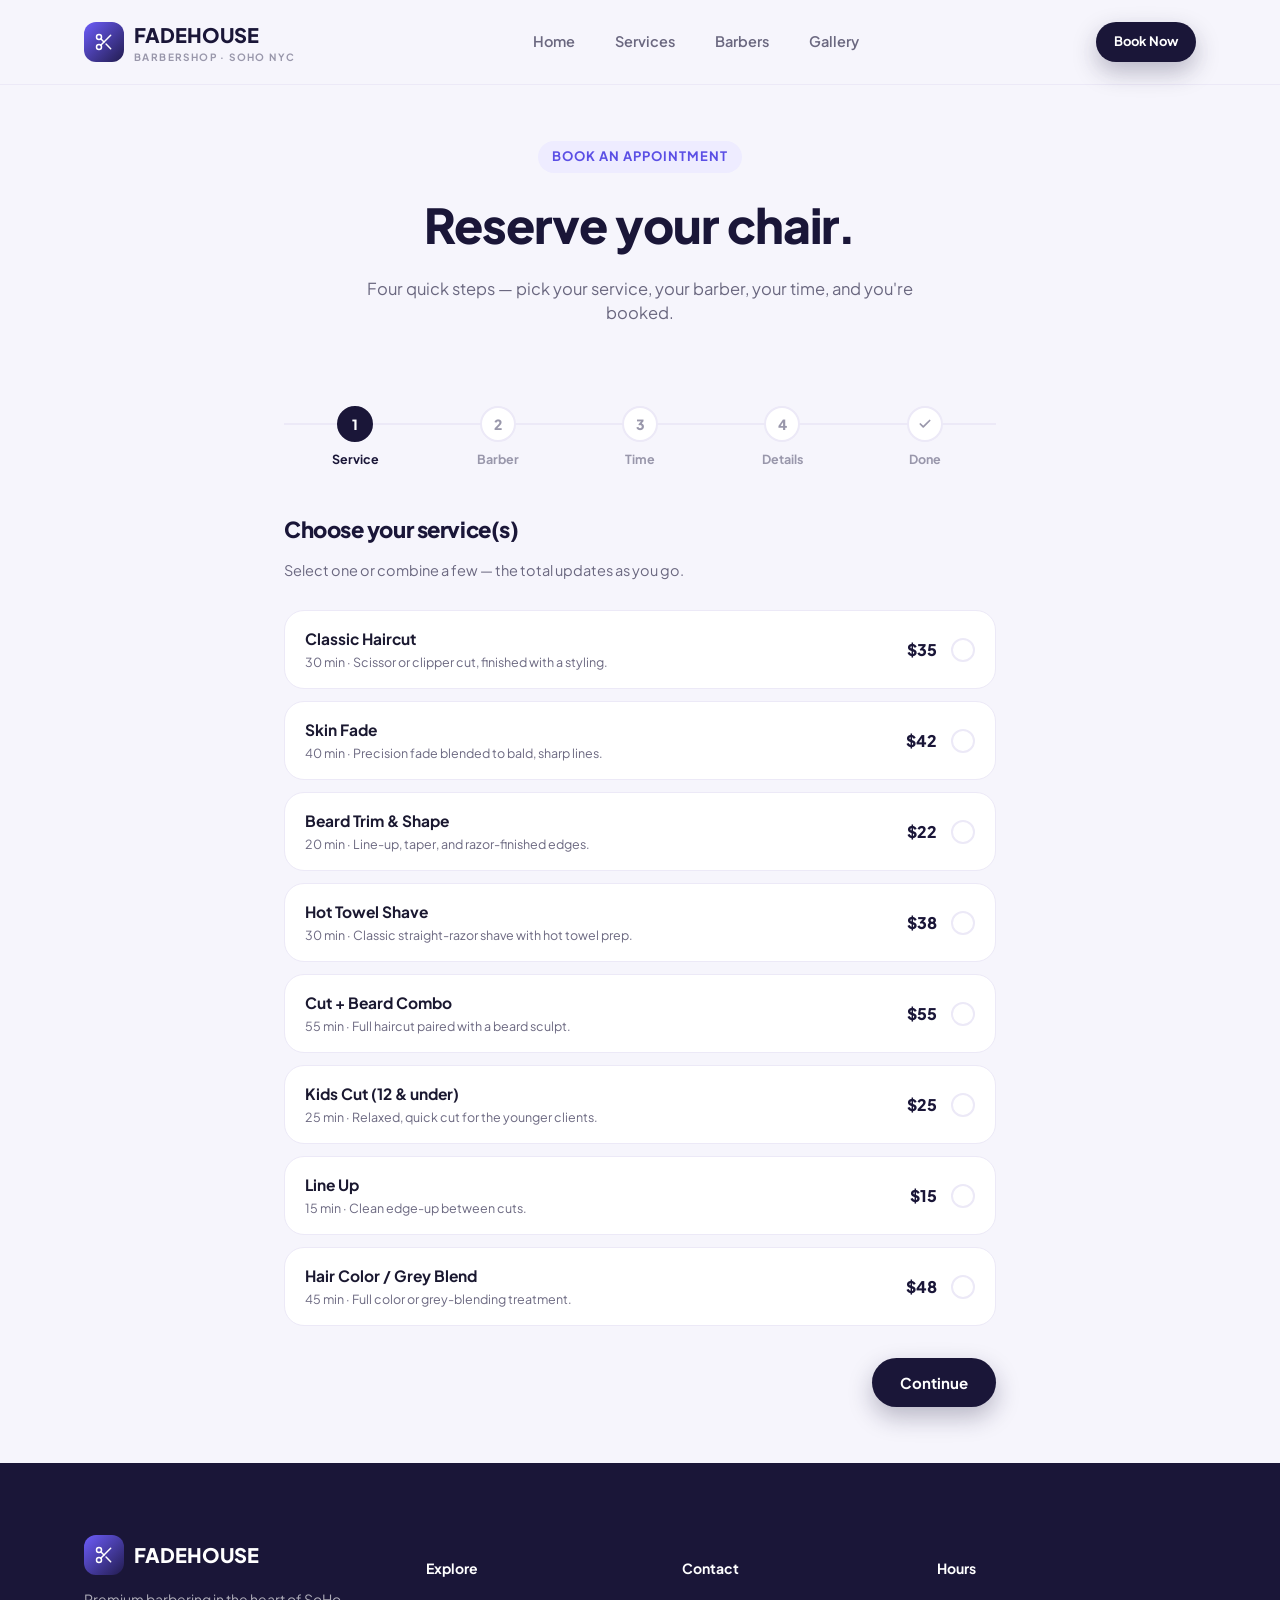
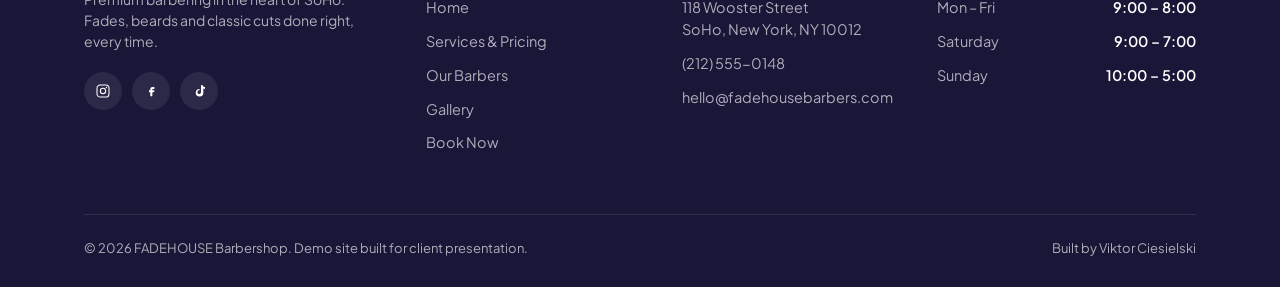
<file: book.html>
<!doctype html>
<html lang="en">
<head>
<meta charset="UTF-8">
<meta name="viewport" content="width=device-width, initial-scale=1.0">
<title>Book an Appointment — FADEHOUSE Barbershop</title>
<meta name="description" content="Book your haircut, fade, beard trim or shave at FADEHOUSE Barbershop in SoHo, New York.">
<link rel="icon" href="data:image/svg+xml,<svg xmlns=%22http://www.w3.org/2000/svg%22 viewBox=%220 0 100 100%22><rect width=%22100%22 height=%22100%22 rx=%2224%22 fill=%22%23221c4f%22/><text x=%2250%22 y=%2266%22 font-size=%2258%22 text-anchor=%22middle%22 fill=%22white%22 font-family=%22sans-serif%22>F</text></svg>">
<link rel="preconnect" href="https://fonts.googleapis.com">
<link rel="preconnect" href="https://fonts.gstatic.com" crossorigin>
<link href="https://fonts.googleapis.com/css2?family=Plus+Jakarta+Sans:wght@400;500;600;700;800&display=swap" rel="stylesheet">
<link rel="stylesheet" href="assets/css/style.css">
</head>
<body>

<header class="site-header">
  <div class="container">
    <a href="index.html" class="brand">
      <span class="brand-mark">
        <svg width="20" height="20" viewBox="0 0 24 24" fill="none" stroke="currentColor" stroke-width="1.8" stroke-linecap="round" stroke-linejoin="round"><circle cx="6" cy="6" r="3"/><circle cx="6" cy="18" r="3"/><line x1="20" y1="4" x2="8.12" y2="15.88"/><line x1="14.47" y1="14.48" x2="20" y2="20"/><line x1="8.12" y1="8.12" x2="12" y2="12"/></svg>
      </span>
      <span>FADEHOUSE<br><small>BARBERSHOP &middot; SOHO NYC</small></span>
    </a>
    <nav class="nav-links">
      <a href="index.html">Home</a>
      <a href="services.html">Services</a>
      <a href="barbers.html">Barbers</a>
      <a href="gallery.html">Gallery</a>
    </nav>
    <div class="header-actions">
      <a href="book.html" class="btn btn-primary btn-sm">Book Now</a>
      <button class="nav-toggle" aria-label="Menu" aria-expanded="false">
        <svg width="20" height="20" viewBox="0 0 24 24" fill="none"><path d="M3 6h18M3 12h18M3 18h18" stroke="#221c4f" stroke-width="2" stroke-linecap="round"/></svg>
      </button>
    </div>
  </div>
</header>
  <div class="mobile-menu">
    <a href="index.html">Home</a>
    <a href="services.html">Services</a>
    <a href="barbers.html">Barbers</a>
    <a href="gallery.html">Gallery</a>
    <a href="book.html" class="btn btn-primary btn-block">Book Now</a>
  </div>


<section class="page-hero" style="padding-bottom:24px;">
  <div class="container">
    <span class="eyebrow">Book an Appointment</span>
    <h1>Reserve your chair.</h1>
    <p>Four quick steps — pick your service, your barber, your time, and you're booked.</p>
  </div>
</section>

<section class="section section--tight" data-wizard>
  <div class="container booking-shell">

    <div class="step-indicator">
      <div class="step" data-step="1"><div class="dot">1</div><div class="label">Service</div></div>
      <div class="step" data-step="2"><div class="dot">2</div><div class="label">Barber</div></div>
      <div class="step" data-step="3"><div class="dot">3</div><div class="label">Time</div></div>
      <div class="step" data-step="4"><div class="dot">4</div><div class="label">Details</div></div>
      <div class="step" data-step="5"><div class="dot">
        <svg width="14" height="14" viewBox="0 0 24 24" fill="none"><path d="M20 6L9 17l-5-5" stroke="currentColor" stroke-width="3" stroke-linecap="round" stroke-linejoin="round"/></svg>
      </div><div class="label">Done</div></div>
    </div>

    <!-- Step 1: Services -->
    <div class="wizard-panel" data-panel="1">
      <h2 class="panel-title">Choose your service(s)</h2>
      <p class="panel-sub">Select one or combine a few — the total updates as you go.</p>
      <div data-service-list></div>
      <div class="wizard-nav">
        <span></span>
        <button class="btn btn-primary" data-next>Continue</button>
      </div>
    </div>

    <!-- Step 2: Barber -->
    <div class="wizard-panel" data-panel="2">
      <h2 class="panel-title">Pick your barber</h2>
      <p class="panel-sub">Not sure? Any of our team will take great care of you.</p>
      <div class="barber-pick-grid" data-barber-grid></div>
      <div class="wizard-nav">
        <button class="btn btn-outline" data-back>Back</button>
        <button class="btn btn-primary" data-next>Continue</button>
      </div>
    </div>

    <!-- Step 3: Date & time -->
    <div class="wizard-panel" data-panel="3">
      <h2 class="panel-title">Pick a date &amp; time</h2>
      <p class="panel-sub">Times shown in Eastern Time. Greyed out slots are already booked.</p>
      <div class="date-strip" data-date-strip></div>
      <div class="time-grid" data-time-grid></div>
      <div class="wizard-nav">
        <button class="btn btn-outline" data-back>Back</button>
        <button class="btn btn-primary" data-next>Continue</button>
      </div>
    </div>

    <!-- Step 4: Details -->
    <div class="wizard-panel" data-panel="4">
      <h2 class="panel-title">Your details</h2>
      <p class="panel-sub">We'll text you a confirmation and a reminder before your appointment.</p>
      <form data-details-form>
        <div class="form-grid">
          <div class="form-field">
            <label for="name">Full name</label>
            <input id="name" name="name" type="text" placeholder="Alex Morgan" required>
          </div>
          <div class="form-field">
            <label for="phone">Phone number</label>
            <input id="phone" name="phone" type="tel" placeholder="(555) 123-4567" required>
          </div>
          <div class="form-field full">
            <label for="email">Email</label>
            <input id="email" name="email" type="email" placeholder="alex@email.com">
          </div>
          <div class="form-field full">
            <label for="notes">Notes for your barber (optional)</label>
            <textarea id="notes" name="notes" rows="3" placeholder="e.g. keep the sides tight, going for a low fade"></textarea>
          </div>
        </div>
        <div class="wizard-nav">
          <button class="btn btn-outline" type="button" data-back>Back</button>
          <button class="btn btn-primary" type="submit">Confirm Booking</button>
        </div>
      </form>
    </div>

    <!-- Step 5: Confirmation -->
    <div class="wizard-panel" data-panel="5">
      <div class="confirm-screen">
        <div class="confirm-check">
          <svg width="40" height="40" viewBox="0 0 24 24" fill="none"><path d="M20 6L9 17l-5-5" stroke="currentColor" stroke-width="3" stroke-linecap="round" stroke-linejoin="round"/></svg>
        </div>
        <h2>You're booked, <span data-confirm-name>there</span>!</h2>
        <p class="sub">A confirmation text is on its way. See you soon at FADEHOUSE.</p>
        <div class="confirm-code">CONFIRMATION #<span data-confirm-code>FH-00000</span></div>
        <div class="summary-card" data-summary style="text-align:left;"></div>
        <div class="wizard-nav" style="justify-content:center;margin-top:32px;">
          <a href="index.html" class="btn btn-outline">Back to Home</a>
          <a href="book.html" class="btn btn-primary">Book Another</a>
        </div>
      </div>
    </div>

    <div class="sticky-total" data-sticky-total style="display:none;">
      <div>
        <div class="st-label" data-total-count>0 services selected</div>
        <div class="st-amount" data-total-amount>$0</div>
      </div>
      <button class="btn btn-accent" data-next>Continue</button>
    </div>

  </div>
</section>

<footer class="site-footer">
  <div class="container">
    <div class="footer-grid">
      <div class="footer-brand">
        <a href="index.html" class="brand" style="color:#fff;">
          <span class="brand-mark">
            <svg width="20" height="20" viewBox="0 0 24 24" fill="none" stroke="currentColor" stroke-width="1.8" stroke-linecap="round" stroke-linejoin="round"><circle cx="6" cy="6" r="3"/><circle cx="6" cy="18" r="3"/><line x1="20" y1="4" x2="8.12" y2="15.88"/><line x1="14.47" y1="14.48" x2="20" y2="20"/><line x1="8.12" y1="8.12" x2="12" y2="12"/></svg>
          </span>
          <span>FADEHOUSE</span>
        </a>
        <p>Premium barbering in the heart of SoHo. Fades, beards and classic cuts done right, every time.</p>
        <div class="social-row">
          <a href="#" aria-label="Instagram"><svg width="16" height="16" viewBox="0 0 24 24" fill="none"><rect x="3" y="3" width="18" height="18" rx="5" stroke="#fff" stroke-width="1.6"/><circle cx="12" cy="12" r="4" stroke="#fff" stroke-width="1.6"/><circle cx="17.2" cy="6.8" r="1.1" fill="#fff"/></svg></a>
          <a href="#" aria-label="Facebook"><svg width="16" height="16" viewBox="0 0 24 24" fill="none"><path d="M14 9h3V6h-3c-1.7 0-3 1.3-3 3v2H9v3h2v6h3v-6h2.6l.4-3H14V9z" fill="#fff"/></svg></a>
          <a href="#" aria-label="TikTok"><svg width="16" height="16" viewBox="0 0 24 24" fill="none"><path d="M15 3v10.7a2.7 2.7 0 11-2.2-2.65V9a5.7 5.7 0 105.7 5.7V8.3A6.9 6.9 0 0021 9V6a4 4 0 01-4-3h-2z" fill="#fff"/></svg></a>
        </div>
      </div>
      <div>
        <h5>Explore</h5>
        <ul>
          <li><a href="index.html">Home</a></li>
          <li><a href="services.html">Services &amp; Pricing</a></li>
          <li><a href="barbers.html">Our Barbers</a></li>
          <li><a href="gallery.html">Gallery</a></li>
          <li><a href="book.html">Book Now</a></li>
        </ul>
      </div>
      <div>
        <h5>Contact</h5>
        <ul>
          <li>118 Wooster Street<br>SoHo, New York, NY 10012</li>
          <li>(212) 555-0148</li>
          <li>hello@fadehousebarbers.com</li>
        </ul>
      </div>
      <div>
        <h5>Hours</h5>
        <ul class="footer-hours">
          <li><span>Mon – Fri</span><span>9:00 – 8:00</span></li>
          <li><span>Saturday</span><span>9:00 – 7:00</span></li>
          <li><span>Sunday</span><span>10:00 – 5:00</span></li>
        </ul>
      </div>
    </div>
    <div class="footer-bottom">
      <span>&copy; 2026 FADEHOUSE Barbershop. Demo site built for client presentation.</span>
      <span>Built by Viktor Ciesielski</span>
    </div>
  </div>
</footer>

<nav class="bottom-nav">
  <a href="index.html">
    <svg width="20" height="20" viewBox="0 0 24 24" fill="none"><path d="M3 11l9-8 9 8M5 10v10h14V10" stroke="currentColor" stroke-width="1.8" stroke-linecap="round" stroke-linejoin="round"/></svg>
    Home
  </a>
  <a href="services.html">
    <svg width="20" height="20" viewBox="0 0 24 24" fill="none" stroke="currentColor" stroke-width="1.8" stroke-linecap="round" stroke-linejoin="round"><circle cx="6" cy="6" r="3"/><circle cx="6" cy="18" r="3"/><line x1="20" y1="4" x2="8.12" y2="15.88"/><line x1="14.47" y1="14.48" x2="20" y2="20"/><line x1="8.12" y1="8.12" x2="12" y2="12"/></svg>
    Services
  </a>
  <a href="book.html" class="active">
    <svg width="20" height="20" viewBox="0 0 24 24" fill="none"><rect x="3" y="5" width="18" height="16" rx="3" stroke="currentColor" stroke-width="1.8"/><path d="M3 10h18M8 3v4M16 3v4" stroke="currentColor" stroke-width="1.8" stroke-linecap="round"/></svg>
    Book
  </a>
  <a href="barbers.html">
    <svg width="20" height="20" viewBox="0 0 24 24" fill="none"><circle cx="12" cy="8" r="3.4" stroke="currentColor" stroke-width="1.8"/><path d="M5 20c1.4-4 4-5.6 7-5.6s5.6 1.6 7 5.6" stroke="currentColor" stroke-width="1.8" stroke-linecap="round"/></svg>
    Barbers
  </a>
</nav>

<script src="assets/js/app.js"></script>
</body>
</html>
</file>
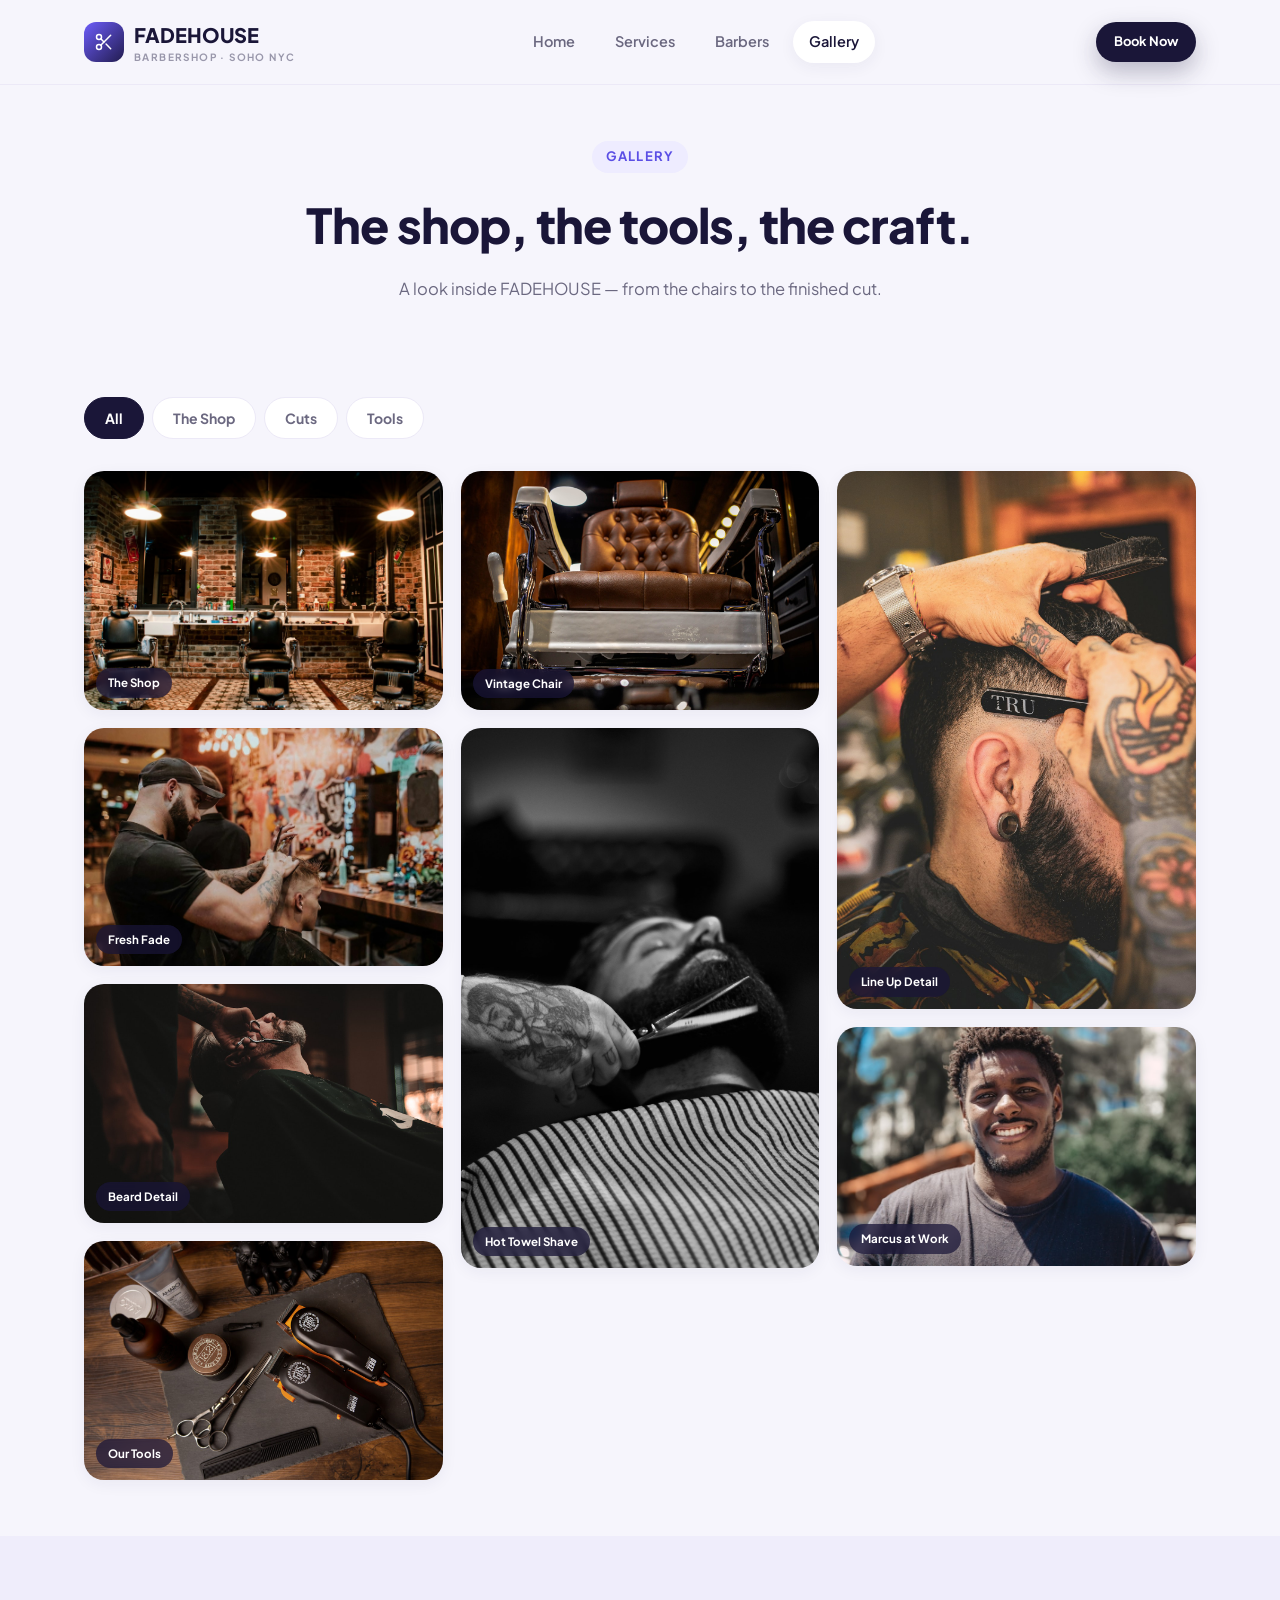
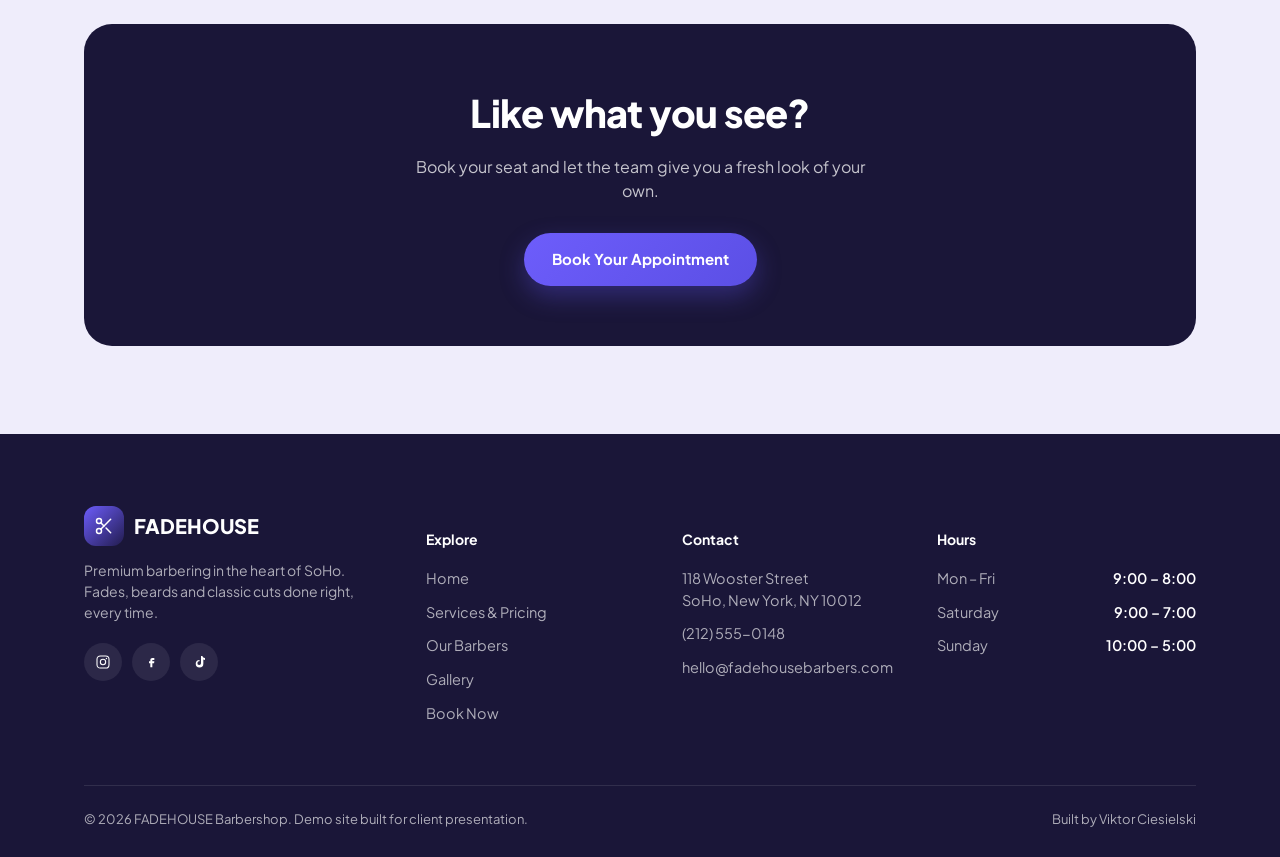
<file: gallery.html>
<!doctype html>
<html lang="en">
<head>
<meta charset="UTF-8">
<meta name="viewport" content="width=device-width, initial-scale=1.0">
<title>Gallery — FADEHOUSE Barbershop</title>
<meta name="description" content="A look inside FADEHOUSE Barbershop — the shop, the tools, and the cuts.">
<link rel="icon" href="data:image/svg+xml,<svg xmlns=%22http://www.w3.org/2000/svg%22 viewBox=%220 0 100 100%22><rect width=%22100%22 height=%22100%22 rx=%2224%22 fill=%22%23221c4f%22/><text x=%2250%22 y=%2266%22 font-size=%2258%22 text-anchor=%22middle%22 fill=%22white%22 font-family=%22sans-serif%22>F</text></svg>">
<link rel="preconnect" href="https://fonts.googleapis.com">
<link rel="preconnect" href="https://fonts.gstatic.com" crossorigin>
<link href="https://fonts.googleapis.com/css2?family=Plus+Jakarta+Sans:wght@400;500;600;700;800&display=swap" rel="stylesheet">
<link rel="stylesheet" href="assets/css/style.css">
</head>
<body>

<header class="site-header">
  <div class="container">
    <a href="index.html" class="brand">
      <span class="brand-mark">
        <svg width="20" height="20" viewBox="0 0 24 24" fill="none" stroke="currentColor" stroke-width="1.8" stroke-linecap="round" stroke-linejoin="round"><circle cx="6" cy="6" r="3"/><circle cx="6" cy="18" r="3"/><line x1="20" y1="4" x2="8.12" y2="15.88"/><line x1="14.47" y1="14.48" x2="20" y2="20"/><line x1="8.12" y1="8.12" x2="12" y2="12"/></svg>
      </span>
      <span>FADEHOUSE<br><small>BARBERSHOP &middot; SOHO NYC</small></span>
    </a>
    <nav class="nav-links">
      <a href="index.html">Home</a>
      <a href="services.html">Services</a>
      <a href="barbers.html">Barbers</a>
      <a href="gallery.html" class="active">Gallery</a>
    </nav>
    <div class="header-actions">
      <a href="book.html" class="btn btn-primary btn-sm">Book Now</a>
      <button class="nav-toggle" aria-label="Menu" aria-expanded="false">
        <svg width="20" height="20" viewBox="0 0 24 24" fill="none"><path d="M3 6h18M3 12h18M3 18h18" stroke="#221c4f" stroke-width="2" stroke-linecap="round"/></svg>
      </button>
    </div>
  </div>
</header>
  <div class="mobile-menu">
    <a href="index.html">Home</a>
    <a href="services.html">Services</a>
    <a href="barbers.html">Barbers</a>
    <a href="gallery.html">Gallery</a>
    <a href="book.html" class="btn btn-primary btn-block">Book Now</a>
  </div>


<section class="page-hero">
  <div class="container">
    <span class="eyebrow">Gallery</span>
    <h1>The shop, the tools, the craft.</h1>
    <p>A look inside FADEHOUSE — from the chairs to the finished cut.</p>
  </div>
</section>

<section class="section section--tight">
  <div class="container">
    <div class="tabs">
      <button class="tab active" data-gallery-filter="all">All</button>
      <button class="tab" data-gallery-filter="shop">The Shop</button>
      <button class="tab" data-gallery-filter="cuts">Cuts</button>
      <button class="tab" data-gallery-filter="tools">Tools</button>
    </div>

    <div class="gallery-grid">
      <div class="gallery-item" data-category="shop">
        <img src="assets/img/shop-interior.jpg" alt="FADEHOUSE barbershop interior with brick walls and vintage chairs">
        <span class="gi-tag">The Shop</span>
      </div>
      <div class="gallery-item" data-category="cuts">
        <img src="assets/img/barber-action-1.jpg" alt="Barber cutting a client's hair">
        <span class="gi-tag">Fresh Fade</span>
      </div>
      <div class="gallery-item" data-category="cuts">
        <img src="assets/img/beard-trim-1.jpg" alt="Close up of a beard trim in progress">
        <span class="gi-tag">Beard Detail</span>
      </div>
      <div class="gallery-item" data-category="tools">
        <img src="assets/img/tools-flatlay.jpg" alt="Flatlay of barber clippers and grooming tools">
        <span class="gi-tag">Our Tools</span>
      </div>
      <div class="gallery-item" data-category="shop">
        <img src="assets/img/vintage-chair.jpg" alt="Vintage leather barber chair">
        <span class="gi-tag">Vintage Chair</span>
      </div>
      <div class="gallery-item" data-category="cuts">
        <img src="assets/img/beard-trim-bw.jpg" alt="Black and white photo of a beard shave">
        <span class="gi-tag">Hot Towel Shave</span>
      </div>
      <div class="gallery-item" data-category="cuts">
        <img src="assets/img/tattoo-detail.jpg" alt="Detail shot of a fade line-up">
        <span class="gi-tag">Line Up Detail</span>
      </div>
      <div class="gallery-item" data-category="shop">
        <img src="assets/img/barber-marcus.jpg" alt="Marcus Reid at FADEHOUSE Barbershop">
        <span class="gi-tag">Marcus at Work</span>
      </div>
    </div>
  </div>
</section>

<section class="section section--alt">
  <div class="container">
    <div class="cta-banner">
      <h2>Like what you see?</h2>
      <p>Book your seat and let the team give you a fresh look of your own.</p>
      <a href="book.html" class="btn btn-accent">Book Your Appointment</a>
    </div>
  </div>
</section>

<footer class="site-footer">
  <div class="container">
    <div class="footer-grid">
      <div class="footer-brand">
        <a href="index.html" class="brand" style="color:#fff;">
          <span class="brand-mark">
            <svg width="20" height="20" viewBox="0 0 24 24" fill="none" stroke="currentColor" stroke-width="1.8" stroke-linecap="round" stroke-linejoin="round"><circle cx="6" cy="6" r="3"/><circle cx="6" cy="18" r="3"/><line x1="20" y1="4" x2="8.12" y2="15.88"/><line x1="14.47" y1="14.48" x2="20" y2="20"/><line x1="8.12" y1="8.12" x2="12" y2="12"/></svg>
          </span>
          <span>FADEHOUSE</span>
        </a>
        <p>Premium barbering in the heart of SoHo. Fades, beards and classic cuts done right, every time.</p>
        <div class="social-row">
          <a href="#" aria-label="Instagram"><svg width="16" height="16" viewBox="0 0 24 24" fill="none"><rect x="3" y="3" width="18" height="18" rx="5" stroke="#fff" stroke-width="1.6"/><circle cx="12" cy="12" r="4" stroke="#fff" stroke-width="1.6"/><circle cx="17.2" cy="6.8" r="1.1" fill="#fff"/></svg></a>
          <a href="#" aria-label="Facebook"><svg width="16" height="16" viewBox="0 0 24 24" fill="none"><path d="M14 9h3V6h-3c-1.7 0-3 1.3-3 3v2H9v3h2v6h3v-6h2.6l.4-3H14V9z" fill="#fff"/></svg></a>
          <a href="#" aria-label="TikTok"><svg width="16" height="16" viewBox="0 0 24 24" fill="none"><path d="M15 3v10.7a2.7 2.7 0 11-2.2-2.65V9a5.7 5.7 0 105.7 5.7V8.3A6.9 6.9 0 0021 9V6a4 4 0 01-4-3h-2z" fill="#fff"/></svg></a>
        </div>
      </div>
      <div>
        <h5>Explore</h5>
        <ul>
          <li><a href="index.html">Home</a></li>
          <li><a href="services.html">Services &amp; Pricing</a></li>
          <li><a href="barbers.html">Our Barbers</a></li>
          <li><a href="gallery.html">Gallery</a></li>
          <li><a href="book.html">Book Now</a></li>
        </ul>
      </div>
      <div>
        <h5>Contact</h5>
        <ul>
          <li>118 Wooster Street<br>SoHo, New York, NY 10012</li>
          <li>(212) 555-0148</li>
          <li>hello@fadehousebarbers.com</li>
        </ul>
      </div>
      <div>
        <h5>Hours</h5>
        <ul class="footer-hours">
          <li><span>Mon – Fri</span><span>9:00 – 8:00</span></li>
          <li><span>Saturday</span><span>9:00 – 7:00</span></li>
          <li><span>Sunday</span><span>10:00 – 5:00</span></li>
        </ul>
      </div>
    </div>
    <div class="footer-bottom">
      <span>&copy; 2026 FADEHOUSE Barbershop. Demo site built for client presentation.</span>
      <span>Built by Viktor Ciesielski</span>
    </div>
  </div>
</footer>

<nav class="bottom-nav">
  <a href="index.html">
    <svg width="20" height="20" viewBox="0 0 24 24" fill="none"><path d="M3 11l9-8 9 8M5 10v10h14V10" stroke="currentColor" stroke-width="1.8" stroke-linecap="round" stroke-linejoin="round"/></svg>
    Home
  </a>
  <a href="services.html">
    <svg width="20" height="20" viewBox="0 0 24 24" fill="none" stroke="currentColor" stroke-width="1.8" stroke-linecap="round" stroke-linejoin="round"><circle cx="6" cy="6" r="3"/><circle cx="6" cy="18" r="3"/><line x1="20" y1="4" x2="8.12" y2="15.88"/><line x1="14.47" y1="14.48" x2="20" y2="20"/><line x1="8.12" y1="8.12" x2="12" y2="12"/></svg>
    Services
  </a>
  <a href="book.html">
    <svg width="20" height="20" viewBox="0 0 24 24" fill="none"><rect x="3" y="5" width="18" height="16" rx="3" stroke="currentColor" stroke-width="1.8"/><path d="M3 10h18M8 3v4M16 3v4" stroke="currentColor" stroke-width="1.8" stroke-linecap="round"/></svg>
    Book
  </a>
  <a href="barbers.html">
    <svg width="20" height="20" viewBox="0 0 24 24" fill="none"><circle cx="12" cy="8" r="3.4" stroke="currentColor" stroke-width="1.8"/><path d="M5 20c1.4-4 4-5.6 7-5.6s5.6 1.6 7 5.6" stroke="currentColor" stroke-width="1.8" stroke-linecap="round"/></svg>
    Barbers
  </a>
</nav>

<script src="assets/js/app.js"></script>
</body>
</html>
</file>
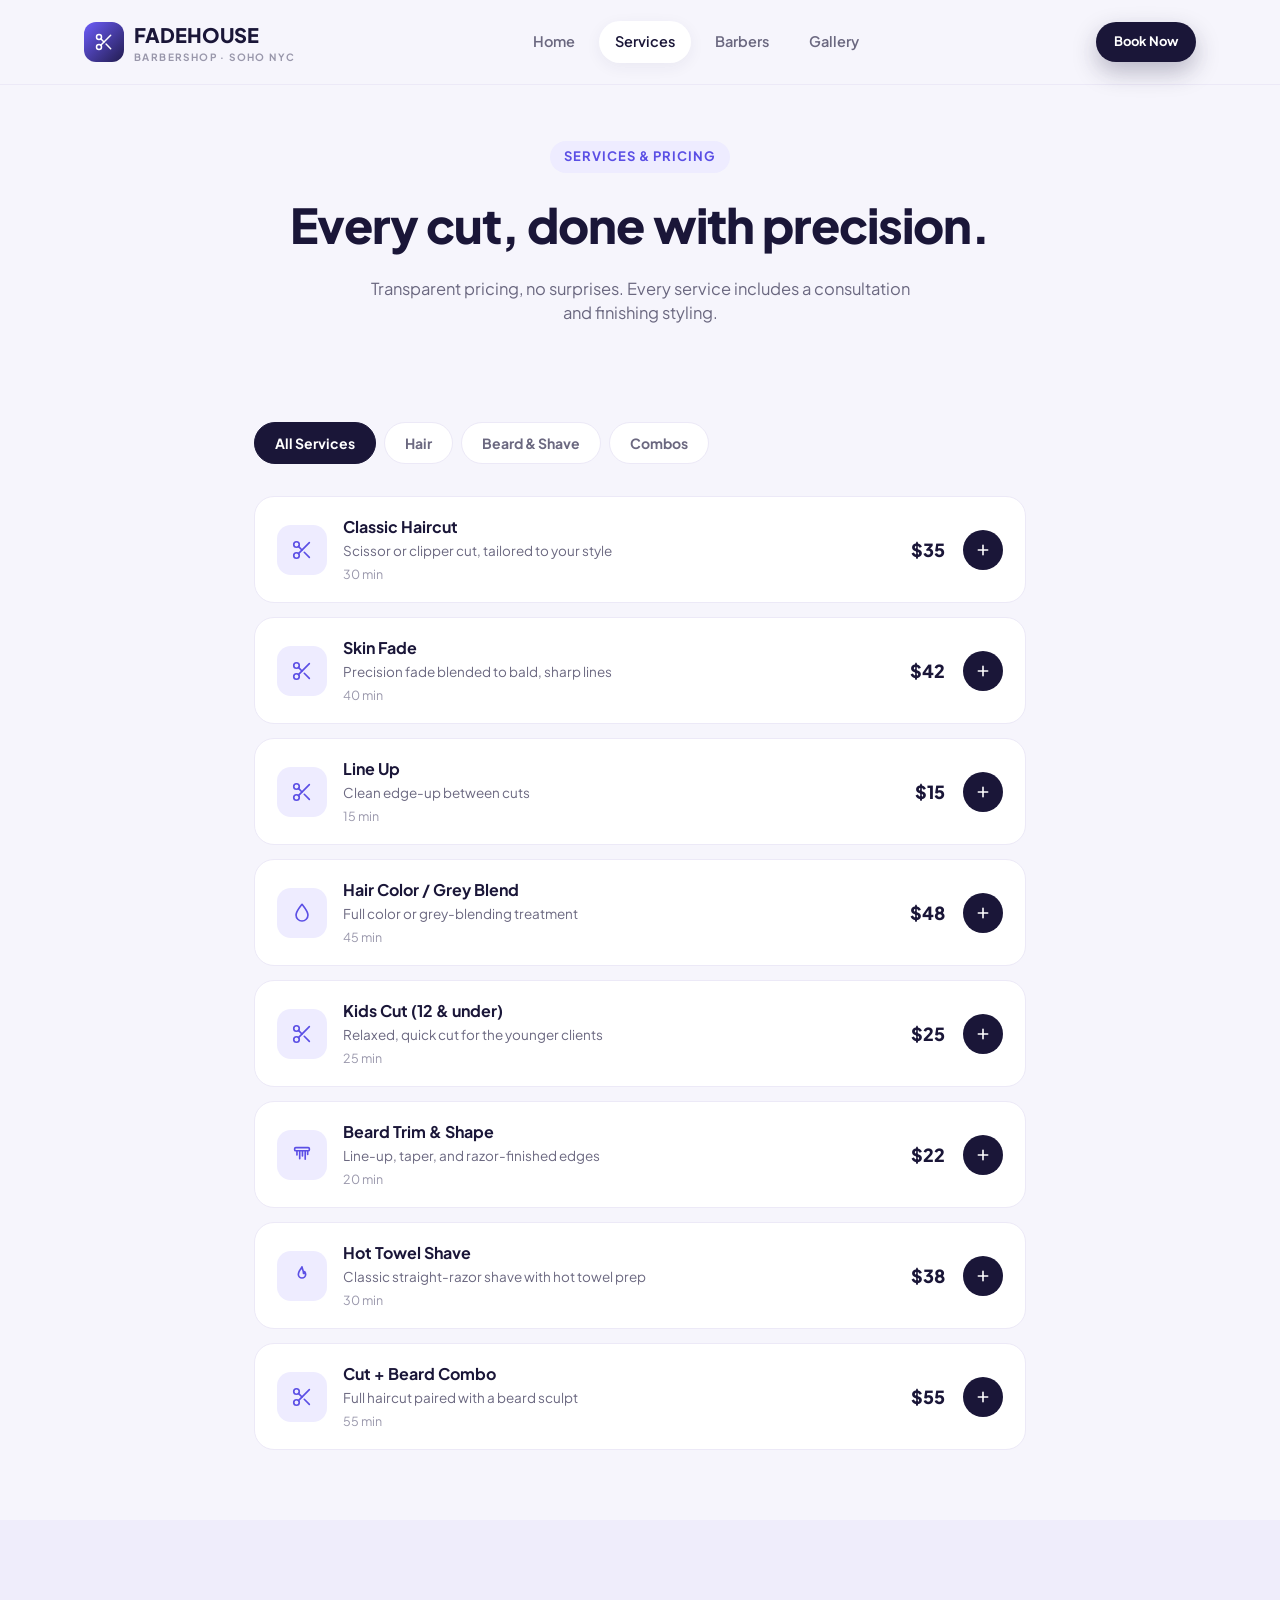
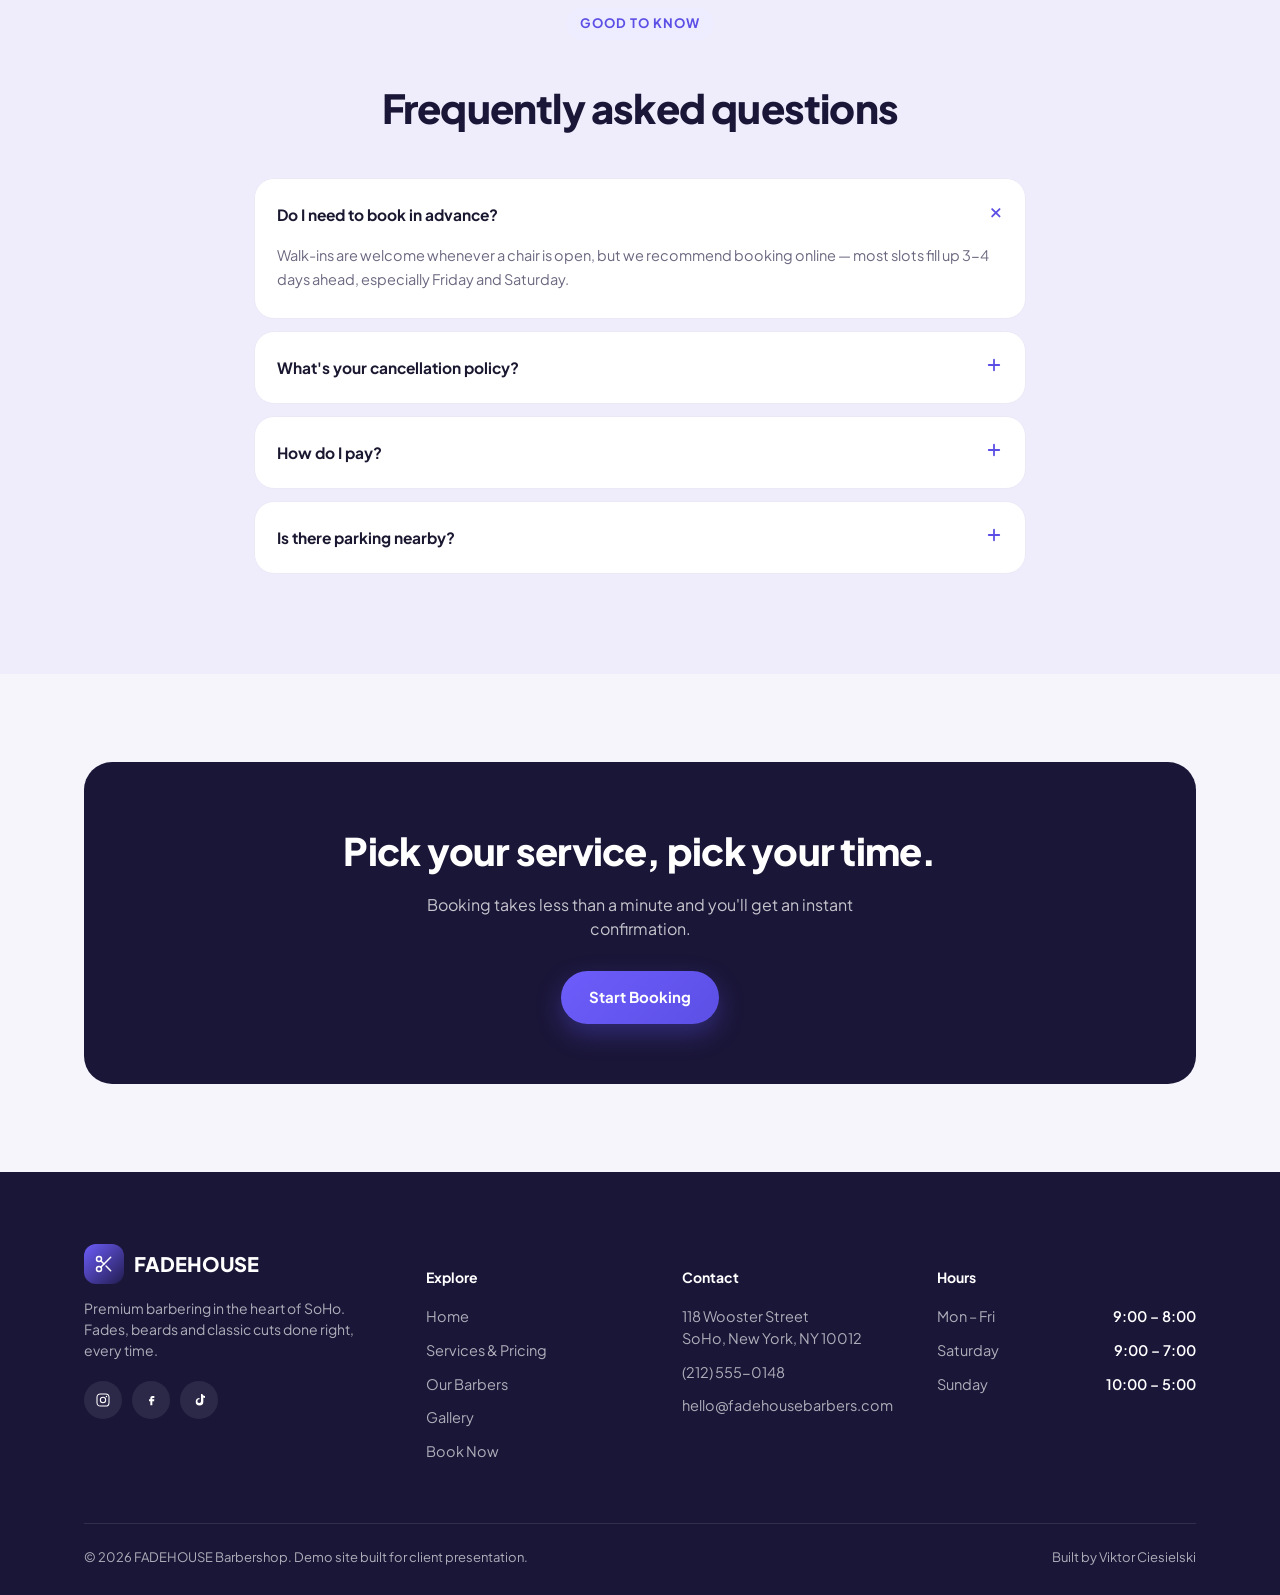
<file: services.html>
<!doctype html>
<html lang="en">
<head>
<meta charset="UTF-8">
<meta name="viewport" content="width=device-width, initial-scale=1.0">
<title>Services & Pricing — FADEHOUSE Barbershop</title>
<meta name="description" content="Haircuts, fades, beard trims, hot towel shaves and color services at FADEHOUSE Barbershop, SoHo NYC.">
<link rel="icon" href="data:image/svg+xml,<svg xmlns=%22http://www.w3.org/2000/svg%22 viewBox=%220 0 100 100%22><rect width=%22100%22 height=%22100%22 rx=%2224%22 fill=%22%23221c4f%22/><text x=%2250%22 y=%2266%22 font-size=%2258%22 text-anchor=%22middle%22 fill=%22white%22 font-family=%22sans-serif%22>F</text></svg>">
<link rel="preconnect" href="https://fonts.googleapis.com">
<link rel="preconnect" href="https://fonts.gstatic.com" crossorigin>
<link href="https://fonts.googleapis.com/css2?family=Plus+Jakarta+Sans:wght@400;500;600;700;800&display=swap" rel="stylesheet">
<link rel="stylesheet" href="assets/css/style.css">
</head>
<body>

<header class="site-header">
  <div class="container">
    <a href="index.html" class="brand">
      <span class="brand-mark">
        <svg width="20" height="20" viewBox="0 0 24 24" fill="none" stroke="currentColor" stroke-width="1.8" stroke-linecap="round" stroke-linejoin="round"><circle cx="6" cy="6" r="3"/><circle cx="6" cy="18" r="3"/><line x1="20" y1="4" x2="8.12" y2="15.88"/><line x1="14.47" y1="14.48" x2="20" y2="20"/><line x1="8.12" y1="8.12" x2="12" y2="12"/></svg>
      </span>
      <span>FADEHOUSE<br><small>BARBERSHOP &middot; SOHO NYC</small></span>
    </a>
    <nav class="nav-links">
      <a href="index.html">Home</a>
      <a href="services.html" class="active">Services</a>
      <a href="barbers.html">Barbers</a>
      <a href="gallery.html">Gallery</a>
    </nav>
    <div class="header-actions">
      <a href="book.html" class="btn btn-primary btn-sm">Book Now</a>
      <button class="nav-toggle" aria-label="Menu" aria-expanded="false">
        <svg width="20" height="20" viewBox="0 0 24 24" fill="none"><path d="M3 6h18M3 12h18M3 18h18" stroke="#221c4f" stroke-width="2" stroke-linecap="round"/></svg>
      </button>
    </div>
  </div>
</header>
  <div class="mobile-menu">
    <a href="index.html">Home</a>
    <a href="services.html">Services</a>
    <a href="barbers.html">Barbers</a>
    <a href="gallery.html">Gallery</a>
    <a href="book.html" class="btn btn-primary btn-block">Book Now</a>
  </div>


<section class="page-hero">
  <div class="container">
    <span class="eyebrow">Services &amp; Pricing</span>
    <h1>Every cut, done with precision.</h1>
    <p>Transparent pricing, no surprises. Every service includes a consultation and finishing styling.</p>
  </div>
</section>

<section class="section section--tight">
  <div class="container" style="max-width:820px;">

    <div class="tabs">
      <button class="tab active" data-tab="all">All Services</button>
      <button class="tab" data-tab="hair">Hair</button>
      <button class="tab" data-tab="beard">Beard &amp; Shave</button>
      <button class="tab" data-tab="combo">Combos</button>
    </div>

    <div data-service-panel="all">
      <div class="service-row" data-cat="hair">
        <div class="service-left">
          <div class="service-icon">
            <svg width="22" height="22" viewBox="0 0 24 24" fill="none" stroke="currentColor" stroke-width="1.8" stroke-linecap="round" stroke-linejoin="round"><circle cx="6" cy="6" r="3"/><circle cx="6" cy="18" r="3"/><line x1="20" y1="4" x2="8.12" y2="15.88"/><line x1="14.47" y1="14.48" x2="20" y2="20"/><line x1="8.12" y1="8.12" x2="12" y2="12"/></svg>
          </div>
          <div>
            <div class="service-name">Classic Haircut</div>
            <div class="service-desc">Scissor or clipper cut, tailored to your style</div>
            <div class="service-duration">30 min</div>
          </div>
        </div>
        <div class="service-right">
          <span class="service-price">$35</span>
          <a class="add-btn" href="book.html?service=classic-cut" aria-label="Book Classic Haircut">
            <svg width="16" height="16" viewBox="0 0 24 24" fill="none"><path d="M12 5v14M5 12h14" stroke="currentColor" stroke-width="2.4" stroke-linecap="round"/></svg>
          </a>
        </div>
      </div>

      <div class="service-row" data-cat="hair">
        <div class="service-left">
          <div class="service-icon">
            <svg width="22" height="22" viewBox="0 0 24 24" fill="none" stroke="currentColor" stroke-width="1.8" stroke-linecap="round" stroke-linejoin="round"><circle cx="6" cy="6" r="3"/><circle cx="6" cy="18" r="3"/><line x1="20" y1="4" x2="8.12" y2="15.88"/><line x1="14.47" y1="14.48" x2="20" y2="20"/><line x1="8.12" y1="8.12" x2="12" y2="12"/></svg>
          </div>
          <div>
            <div class="service-name">Skin Fade</div>
            <div class="service-desc">Precision fade blended to bald, sharp lines</div>
            <div class="service-duration">40 min</div>
          </div>
        </div>
        <div class="service-right">
          <span class="service-price">$42</span>
          <a class="add-btn" href="book.html?service=skin-fade" aria-label="Book Skin Fade">
            <svg width="16" height="16" viewBox="0 0 24 24" fill="none"><path d="M12 5v14M5 12h14" stroke="currentColor" stroke-width="2.4" stroke-linecap="round"/></svg>
          </a>
        </div>
      </div>

      <div class="service-row" data-cat="hair">
        <div class="service-left">
          <div class="service-icon">
            <svg width="22" height="22" viewBox="0 0 24 24" fill="none" stroke="currentColor" stroke-width="1.8" stroke-linecap="round" stroke-linejoin="round"><circle cx="6" cy="6" r="3"/><circle cx="6" cy="18" r="3"/><line x1="20" y1="4" x2="8.12" y2="15.88"/><line x1="14.47" y1="14.48" x2="20" y2="20"/><line x1="8.12" y1="8.12" x2="12" y2="12"/></svg>
          </div>
          <div>
            <div class="service-name">Line Up</div>
            <div class="service-desc">Clean edge-up between cuts</div>
            <div class="service-duration">15 min</div>
          </div>
        </div>
        <div class="service-right">
          <span class="service-price">$15</span>
          <a class="add-btn" href="book.html?service=line-up" aria-label="Book Line Up">
            <svg width="16" height="16" viewBox="0 0 24 24" fill="none"><path d="M12 5v14M5 12h14" stroke="currentColor" stroke-width="2.4" stroke-linecap="round"/></svg>
          </a>
        </div>
      </div>

      <div class="service-row" data-cat="hair">
        <div class="service-left">
          <div class="service-icon">
            <svg width="22" height="22" viewBox="0 0 24 24" fill="none" stroke="currentColor" stroke-width="1.8" stroke-linecap="round" stroke-linejoin="round"><path d="M12 2.5C8.5 7 5.5 10.6 5.5 14.2a6.5 6.5 0 0013 0c0-3.6-3-7.2-6.5-11.7z"/></svg>
          </div>
          <div>
            <div class="service-name">Hair Color / Grey Blend</div>
            <div class="service-desc">Full color or grey-blending treatment</div>
            <div class="service-duration">45 min</div>
          </div>
        </div>
        <div class="service-right">
          <span class="service-price">$48</span>
          <a class="add-btn" href="book.html?service=color" aria-label="Book Hair Color">
            <svg width="16" height="16" viewBox="0 0 24 24" fill="none"><path d="M12 5v14M5 12h14" stroke="currentColor" stroke-width="2.4" stroke-linecap="round"/></svg>
          </a>
        </div>
      </div>

      <div class="service-row" data-cat="hair">
        <div class="service-left">
          <div class="service-icon">
            <svg width="22" height="22" viewBox="0 0 24 24" fill="none" stroke="currentColor" stroke-width="1.8" stroke-linecap="round" stroke-linejoin="round"><circle cx="6" cy="6" r="3"/><circle cx="6" cy="18" r="3"/><line x1="20" y1="4" x2="8.12" y2="15.88"/><line x1="14.47" y1="14.48" x2="20" y2="20"/><line x1="8.12" y1="8.12" x2="12" y2="12"/></svg>
          </div>
          <div>
            <div class="service-name">Kids Cut (12 &amp; under)</div>
            <div class="service-desc">Relaxed, quick cut for the younger clients</div>
            <div class="service-duration">25 min</div>
          </div>
        </div>
        <div class="service-right">
          <span class="service-price">$25</span>
          <a class="add-btn" href="book.html?service=kids-cut" aria-label="Book Kids Cut">
            <svg width="16" height="16" viewBox="0 0 24 24" fill="none"><path d="M12 5v14M5 12h14" stroke="currentColor" stroke-width="2.4" stroke-linecap="round"/></svg>
          </a>
        </div>
      </div>

      <div class="service-row" data-cat="beard">
        <div class="service-left">
          <div class="service-icon">
            <svg width="22" height="22" viewBox="0 0 24 24" fill="none" stroke="currentColor" stroke-width="1.8" stroke-linecap="round"><rect x="4" y="4" width="16" height="3.4" rx="1.2"/><line x1="6.5" y1="7.4" x2="6.5" y2="12"/><line x1="9.5" y1="7.4" x2="9.5" y2="16"/><line x1="12.5" y1="7.4" x2="12.5" y2="13"/><line x1="15.5" y1="7.4" x2="15.5" y2="16.5"/><line x1="18.2" y1="7.4" x2="18.2" y2="11.5"/></svg>
          </div>
          <div>
            <div class="service-name">Beard Trim &amp; Shape</div>
            <div class="service-desc">Line-up, taper, and razor-finished edges</div>
            <div class="service-duration">20 min</div>
          </div>
        </div>
        <div class="service-right">
          <span class="service-price">$22</span>
          <a class="add-btn" href="book.html?service=beard-trim" aria-label="Book Beard Trim">
            <svg width="16" height="16" viewBox="0 0 24 24" fill="none"><path d="M12 5v14M5 12h14" stroke="currentColor" stroke-width="2.4" stroke-linecap="round"/></svg>
          </a>
        </div>
      </div>

      <div class="service-row" data-cat="beard">
        <div class="service-left">
          <div class="service-icon">
            <svg width="22" height="22" viewBox="0 0 24 24" fill="none" stroke="currentColor" stroke-width="1.8" stroke-linecap="round" stroke-linejoin="round"><path d="M12 2c-1.2 3-4 4.4-4 8.2a4 4 0 008 0c0-1.3-.6-2.2-1.2-3 .2 2-.8 2.8-1.3 1.4C13.8 6.8 12.6 5 12 2z"/></svg>
          </div>
          <div>
            <div class="service-name">Hot Towel Shave</div>
            <div class="service-desc">Classic straight-razor shave with hot towel prep</div>
            <div class="service-duration">30 min</div>
          </div>
        </div>
        <div class="service-right">
          <span class="service-price">$38</span>
          <a class="add-btn" href="book.html?service=hot-towel" aria-label="Book Hot Towel Shave">
            <svg width="16" height="16" viewBox="0 0 24 24" fill="none"><path d="M12 5v14M5 12h14" stroke="currentColor" stroke-width="2.4" stroke-linecap="round"/></svg>
          </a>
        </div>
      </div>

      <div class="service-row" data-cat="combo">
        <div class="service-left">
          <div class="service-icon">
            <svg width="22" height="22" viewBox="0 0 24 24" fill="none" stroke="currentColor" stroke-width="1.8" stroke-linecap="round" stroke-linejoin="round"><circle cx="6" cy="6" r="3"/><circle cx="6" cy="18" r="3"/><line x1="20" y1="4" x2="8.12" y2="15.88"/><line x1="14.47" y1="14.48" x2="20" y2="20"/><line x1="8.12" y1="8.12" x2="12" y2="12"/></svg>
          </div>
          <div>
            <div class="service-name">Cut + Beard Combo</div>
            <div class="service-desc">Full haircut paired with a beard sculpt</div>
            <div class="service-duration">55 min</div>
          </div>
        </div>
        <div class="service-right">
          <span class="service-price">$55</span>
          <a class="add-btn" href="book.html?service=combo" aria-label="Book Cut and Beard Combo">
            <svg width="16" height="16" viewBox="0 0 24 24" fill="none"><path d="M12 5v14M5 12h14" stroke="currentColor" stroke-width="2.4" stroke-linecap="round"/></svg>
          </a>
        </div>
      </div>
    </div>

  </div>
</section>

<section class="section section--alt">
  <div class="container" style="max-width:820px;">
    <div class="section-head section-head--center">
      <span class="eyebrow">Good to Know</span>
      <h2>Frequently asked questions</h2>
    </div>
    <div class="faq-item open">
      <div class="faq-q"><span>Do I need to book in advance?</span><span class="faq-icon"><svg width="18" height="18" viewBox="0 0 24 24" fill="none"><path d="M12 5v14M5 12h14" stroke="#5b4fe5" stroke-width="2.4" stroke-linecap="round"/></svg></span></div>
      <div class="faq-a">Walk-ins are welcome whenever a chair is open, but we recommend booking online — most slots fill up 3-4 days ahead, especially Friday and Saturday.</div>
    </div>
    <div class="faq-item">
      <div class="faq-q"><span>What's your cancellation policy?</span><span class="faq-icon"><svg width="18" height="18" viewBox="0 0 24 24" fill="none"><path d="M12 5v14M5 12h14" stroke="#5b4fe5" stroke-width="2.4" stroke-linecap="round"/></svg></span></div>
      <div class="faq-a">You can reschedule or cancel free of charge up to 4 hours before your appointment. Just reply to your confirmation text or call the shop.</div>
    </div>
    <div class="faq-item">
      <div class="faq-q"><span>How do I pay?</span><span class="faq-icon"><svg width="18" height="18" viewBox="0 0 24 24" fill="none"><path d="M12 5v14M5 12h14" stroke="#5b4fe5" stroke-width="2.4" stroke-linecap="round"/></svg></span></div>
      <div class="faq-a">We accept all major cards, Apple Pay and cash. Payment is taken in-shop after your service — nothing is charged when you book.</div>
    </div>
    <div class="faq-item">
      <div class="faq-q"><span>Is there parking nearby?</span><span class="faq-icon"><svg width="18" height="18" viewBox="0 0 24 24" fill="none"><path d="M12 5v14M5 12h14" stroke="#5b4fe5" stroke-width="2.4" stroke-linecap="round"/></svg></span></div>
      <div class="faq-a">Metered street parking is available on Wooster St, and the Broome St garage is a 2 minute walk. We're also 3 blocks from the Prince St subway station.</div>
    </div>
  </div>
</section>

<section class="section">
  <div class="container">
    <div class="cta-banner">
      <h2>Pick your service, pick your time.</h2>
      <p>Booking takes less than a minute and you'll get an instant confirmation.</p>
      <a href="book.html" class="btn btn-accent">Start Booking</a>
    </div>
  </div>
</section>

<footer class="site-footer">
  <div class="container">
    <div class="footer-grid">
      <div class="footer-brand">
        <a href="index.html" class="brand" style="color:#fff;">
          <span class="brand-mark">
            <svg width="20" height="20" viewBox="0 0 24 24" fill="none" stroke="currentColor" stroke-width="1.8" stroke-linecap="round" stroke-linejoin="round"><circle cx="6" cy="6" r="3"/><circle cx="6" cy="18" r="3"/><line x1="20" y1="4" x2="8.12" y2="15.88"/><line x1="14.47" y1="14.48" x2="20" y2="20"/><line x1="8.12" y1="8.12" x2="12" y2="12"/></svg>
          </span>
          <span>FADEHOUSE</span>
        </a>
        <p>Premium barbering in the heart of SoHo. Fades, beards and classic cuts done right, every time.</p>
        <div class="social-row">
          <a href="#" aria-label="Instagram"><svg width="16" height="16" viewBox="0 0 24 24" fill="none"><rect x="3" y="3" width="18" height="18" rx="5" stroke="#fff" stroke-width="1.6"/><circle cx="12" cy="12" r="4" stroke="#fff" stroke-width="1.6"/><circle cx="17.2" cy="6.8" r="1.1" fill="#fff"/></svg></a>
          <a href="#" aria-label="Facebook"><svg width="16" height="16" viewBox="0 0 24 24" fill="none"><path d="M14 9h3V6h-3c-1.7 0-3 1.3-3 3v2H9v3h2v6h3v-6h2.6l.4-3H14V9z" fill="#fff"/></svg></a>
          <a href="#" aria-label="TikTok"><svg width="16" height="16" viewBox="0 0 24 24" fill="none"><path d="M15 3v10.7a2.7 2.7 0 11-2.2-2.65V9a5.7 5.7 0 105.7 5.7V8.3A6.9 6.9 0 0021 9V6a4 4 0 01-4-3h-2z" fill="#fff"/></svg></a>
        </div>
      </div>
      <div>
        <h5>Explore</h5>
        <ul>
          <li><a href="index.html">Home</a></li>
          <li><a href="services.html">Services &amp; Pricing</a></li>
          <li><a href="barbers.html">Our Barbers</a></li>
          <li><a href="gallery.html">Gallery</a></li>
          <li><a href="book.html">Book Now</a></li>
        </ul>
      </div>
      <div>
        <h5>Contact</h5>
        <ul>
          <li>118 Wooster Street<br>SoHo, New York, NY 10012</li>
          <li>(212) 555-0148</li>
          <li>hello@fadehousebarbers.com</li>
        </ul>
      </div>
      <div>
        <h5>Hours</h5>
        <ul class="footer-hours">
          <li><span>Mon – Fri</span><span>9:00 – 8:00</span></li>
          <li><span>Saturday</span><span>9:00 – 7:00</span></li>
          <li><span>Sunday</span><span>10:00 – 5:00</span></li>
        </ul>
      </div>
    </div>
    <div class="footer-bottom">
      <span>&copy; 2026 FADEHOUSE Barbershop. Demo site built for client presentation.</span>
      <span>Built by Viktor Ciesielski</span>
    </div>
  </div>
</footer>

<nav class="bottom-nav">
  <a href="index.html">
    <svg width="20" height="20" viewBox="0 0 24 24" fill="none"><path d="M3 11l9-8 9 8M5 10v10h14V10" stroke="currentColor" stroke-width="1.8" stroke-linecap="round" stroke-linejoin="round"/></svg>
    Home
  </a>
  <a href="services.html" class="active">
    <svg width="20" height="20" viewBox="0 0 24 24" fill="none" stroke="currentColor" stroke-width="1.8" stroke-linecap="round" stroke-linejoin="round"><circle cx="6" cy="6" r="3"/><circle cx="6" cy="18" r="3"/><line x1="20" y1="4" x2="8.12" y2="15.88"/><line x1="14.47" y1="14.48" x2="20" y2="20"/><line x1="8.12" y1="8.12" x2="12" y2="12"/></svg>
    Services
  </a>
  <a href="book.html">
    <svg width="20" height="20" viewBox="0 0 24 24" fill="none"><rect x="3" y="5" width="18" height="16" rx="3" stroke="currentColor" stroke-width="1.8"/><path d="M3 10h18M8 3v4M16 3v4" stroke="currentColor" stroke-width="1.8" stroke-linecap="round"/></svg>
    Book
  </a>
  <a href="barbers.html">
    <svg width="20" height="20" viewBox="0 0 24 24" fill="none"><circle cx="12" cy="8" r="3.4" stroke="currentColor" stroke-width="1.8"/><path d="M5 20c1.4-4 4-5.6 7-5.6s5.6 1.6 7 5.6" stroke="currentColor" stroke-width="1.8" stroke-linecap="round"/></svg>
    Barbers
  </a>
</nav>

<script src="assets/js/app.js"></script>
<script>
  document.querySelectorAll('.tab').forEach((tab) => {
    tab.addEventListener('click', () => {
      document.querySelectorAll('.tab').forEach((t) => t.classList.remove('active'));
      tab.classList.add('active');
      const cat = tab.dataset.tab;
      document.querySelectorAll('.service-row').forEach((row) => {
        row.style.display = (cat === 'all' || row.dataset.cat === cat) ? '' : 'none';
      });
    });
  });
</script>
</body>
</html>
</file>
<file: assets/css/style.css>
/* ==========================================================================
   FADEHOUSE — Barbershop demo
   Design language reference: indigo/navy + violet accent, soft lavender
   background, rounded 20-24px cards, pill buttons, gold ratings.
   ========================================================================== */

:root {
  --navy-900: #1a1638;
  --navy-800: #221c4f;
  --navy-700: #2e2a63;
  --purple-600: #5b4fe5;
  --purple-500: #6d5dfb;
  --purple-400: #8b7cff;
  --purple-100: #eeecff;
  --bg: #f6f5fc;
  --bg-alt: #efedfb;
  --card: #ffffff;
  --text-primary: #1a1830;
  --text-secondary: #6b6880;
  --text-muted: #9997ab;
  --gold: #ffb800;
  --border: #ece9f7;
  --success: #1fa971;
  --danger: #ef4d5e;
  --shadow-sm: 0 4px 16px rgba(34, 28, 79, 0.06);
  --shadow-md: 0 10px 30px rgba(34, 28, 79, 0.10);
  --shadow-lg: 0 20px 50px rgba(34, 28, 79, 0.16);
  --radius-sm: 12px;
  --radius-md: 20px;
  --radius-lg: 28px;
  --radius-pill: 999px;
  --container: 1160px;
  --font: 'Plus Jakarta Sans', -apple-system, BlinkMacSystemFont, 'Segoe UI', system-ui, sans-serif;
}

* { box-sizing: border-box; }
html { scroll-behavior: smooth; }

body {
  margin: 0;
  font-family: var(--font);
  background: var(--bg);
  color: var(--text-primary);
  -webkit-font-smoothing: antialiased;
  line-height: 1.5;
}

img { max-width: 100%; display: block; }
a { color: inherit; text-decoration: none; }
ul { margin: 0; padding: 0; list-style: none; }
button { font-family: inherit; cursor: pointer; }
input, select { font-family: inherit; }

h1, h2, h3, h4 {
  font-weight: 800;
  letter-spacing: -0.02em;
  margin: 0;
  color: var(--navy-900);
}

.container {
  max-width: var(--container);
  margin: 0 auto;
  padding: 0 24px;
}

.eyebrow {
  display: inline-flex;
  align-items: center;
  gap: 8px;
  font-size: 13px;
  font-weight: 700;
  letter-spacing: 0.08em;
  text-transform: uppercase;
  color: var(--purple-600);
  background: var(--purple-100);
  padding: 6px 14px;
  border-radius: var(--radius-pill);
}

.section {
  padding: 88px 0;
}
.section--tight { padding: 56px 0; }
.section--alt { background: var(--bg-alt); }
.section--dark {
  background: linear-gradient(160deg, var(--navy-800), var(--navy-900));
  color: #fff;
}
.section--dark h2, .section--dark h3 { color: #fff; }

.section-head {
  display: flex;
  align-items: flex-end;
  justify-content: space-between;
  gap: 24px;
  margin-bottom: 40px;
}
.section-head h2 { font-size: clamp(28px, 3.4vw, 40px); margin-top: 14px; }
.section-head p { color: var(--text-secondary); margin: 10px 0 0; max-width: 520px; font-size: 16px; }
.section-head--center { flex-direction: column; align-items: center; text-align: center; }
.section-head--center p { max-width: 560px; }

/* ---------- Buttons ---------- */
.btn {
  display: inline-flex;
  align-items: center;
  justify-content: center;
  gap: 10px;
  padding: 15px 28px;
  border-radius: var(--radius-pill);
  font-weight: 700;
  font-size: 15px;
  border: none;
  transition: transform .15s ease, box-shadow .15s ease, background .15s ease, opacity .15s ease;
  white-space: nowrap;
}
.btn:active { transform: scale(0.97); }
.btn-primary {
  background: var(--navy-900);
  color: #fff;
  box-shadow: 0 10px 24px rgba(26, 22, 56, 0.28);
}
.btn-primary:hover { background: var(--navy-700); box-shadow: 0 12px 28px rgba(26, 22, 56, 0.36); }
.btn-accent {
  background: linear-gradient(135deg, var(--purple-500), var(--purple-600));
  color: #fff;
  box-shadow: 0 10px 24px rgba(91, 79, 229, 0.35);
}
.btn-accent:hover { box-shadow: 0 14px 30px rgba(91, 79, 229, 0.45); }
.btn-outline {
  background: transparent;
  color: var(--navy-900);
  border: 1.5px solid var(--border);
}
.btn-outline:hover { border-color: var(--navy-900); }
.btn-light {
  background: #fff;
  color: var(--navy-900);
}
.btn-light:hover { background: #f0eefe; }
.btn-block { width: 100%; }
.btn-sm { padding: 10px 18px; font-size: 13px; }
.btn[disabled] { opacity: .4; pointer-events: none; }
.btn-icon {
  width: 46px; height: 46px; padding: 0; border-radius: 50%;
  display: inline-flex; align-items: center; justify-content: center;
  background: #fff; box-shadow: var(--shadow-sm); border: 1px solid var(--border);
}

/* ---------- Header / Nav ---------- */
.site-header {
  position: sticky;
  top: 0;
  z-index: 100;
  background: rgba(246, 245, 252, 0.85);
  backdrop-filter: blur(10px);
  border-bottom: 1px solid var(--border);
}
.site-header .container {
  display: flex;
  align-items: center;
  justify-content: space-between;
  height: 84px;
}
.brand {
  display: flex;
  align-items: center;
  gap: 10px;
  font-weight: 800;
  font-size: 20px;
  color: var(--navy-900);
}
.brand-mark {
  width: 40px; height: 40px;
  border-radius: 12px;
  background: linear-gradient(135deg, var(--purple-500), var(--navy-800));
  display: flex; align-items: center; justify-content: center;
  color: #fff;
}
.brand small { display: block; font-size: 10px; font-weight: 700; letter-spacing: .14em; color: var(--text-muted); }

.nav-links {
  display: flex;
  align-items: center;
  gap: 8px;
}
.nav-links a {
  padding: 10px 16px;
  border-radius: var(--radius-pill);
  font-weight: 600;
  font-size: 14.5px;
  color: var(--text-secondary);
}
.nav-links a:hover { color: var(--navy-900); background: #fff; }
.nav-links a.active { color: var(--navy-900); background: #fff; box-shadow: var(--shadow-sm); }

.header-actions { display: flex; align-items: center; gap: 12px; }
.nav-toggle {
  display: none;
  background: #fff;
  border: 1px solid var(--border);
  border-radius: 12px;
  width: 44px; height: 44px;
  align-items: center;
  justify-content: center;
}
.mobile-menu {
  display: none;
  position: fixed;
  inset: 84px 0 0 0;
  background: var(--bg);
  z-index: 99;
  padding: 20px 24px 40px;
  overflow-y: auto;
}
.mobile-menu.open { display: block; }
.mobile-menu a {
  display: block;
  padding: 16px 4px;
  font-size: 19px;
  font-weight: 700;
  border-bottom: 1px solid var(--border);
  color: var(--navy-900);
}
.mobile-menu .btn { margin-top: 24px; }

/* ---------- Hero ---------- */
.hero {
  padding: 60px 0 100px;
  overflow: hidden;
  position: relative;
}
.hero .container {
  display: grid;
  grid-template-columns: 1.05fr 0.95fr;
  gap: 56px;
  align-items: center;
}
.hero h1 {
  font-size: clamp(38px, 5vw, 60px);
  line-height: 1.05;
  margin: 18px 0 20px;
}
.hero h1 span { color: var(--purple-600); }
.hero p.lead {
  font-size: 18px;
  color: var(--text-secondary);
  max-width: 460px;
  margin: 0 0 32px;
}
.hero-cta { display: flex; gap: 14px; flex-wrap: wrap; align-items: center; }
.hero-rating {
  display: flex;
  align-items: center;
  gap: 12px;
  margin-top: 36px;
}
.avatar-stack { display: flex; }
.avatar-stack img {
  width: 38px; height: 38px; border-radius: 50%;
  border: 3px solid var(--bg);
  object-fit: cover;
  margin-left: -12px;
}
.avatar-stack img:first-child { margin-left: 0; }
.hero-rating-text { font-size: 13.5px; color: var(--text-secondary); }
.hero-rating-text strong { color: var(--navy-900); }

.hero-art { position: relative; }
.hero-art-photo {
  border-radius: var(--radius-lg);
  overflow: hidden;
  box-shadow: var(--shadow-lg);
  aspect-ratio: 4/5;
}
.hero-art-photo img { width: 100%; height: 100%; object-fit: cover; }
.floating-card {
  position: absolute;
  background: #fff;
  border-radius: var(--radius-md);
  box-shadow: var(--shadow-lg);
  padding: 16px 18px;
  display: flex;
  align-items: center;
  gap: 12px;
}
.floating-card.fc-rating { top: 24px; right: -24px; }
.floating-card.fc-booking { bottom: 28px; left: -32px; }
.fc-icon {
  width: 42px; height: 42px; border-radius: 12px;
  display: flex; align-items: center; justify-content: center;
  flex-shrink: 0;
}
.fc-icon.gold { background: #fff6e0; color: var(--gold); }
.fc-icon.green { background: #e4f9f0; color: var(--success); }
.fc-title { font-weight: 800; font-size: 15px; color: var(--navy-900); }
.fc-sub { font-size: 12.5px; color: var(--text-secondary); }

/* ---------- Stats ---------- */
.stats-bar {
  display: grid;
  grid-template-columns: repeat(4, 1fr);
  gap: 24px;
  margin-top: 72px;
}
.stat { text-align: center; }
.stat .num { font-size: clamp(26px, 3vw, 36px); font-weight: 800; color: var(--navy-900); }
.stat .label { font-size: 13.5px; color: var(--text-secondary); margin-top: 4px; }

/* ---------- Service chips (home preview) ---------- */
.chip-grid {
  display: grid;
  grid-template-columns: repeat(4, 1fr);
  gap: 18px;
}
.chip-card {
  background: var(--card);
  border-radius: var(--radius-md);
  padding: 24px 18px;
  text-align: center;
  box-shadow: var(--shadow-sm);
  border: 1px solid var(--border);
  transition: transform .18s ease, box-shadow .18s ease;
}
.chip-card:hover { transform: translateY(-4px); box-shadow: var(--shadow-md); }
.chip-icon {
  width: 56px; height: 56px;
  border-radius: 16px;
  display: flex; align-items: center; justify-content: center;
  margin: 0 auto 14px;
}
.chip-card h4 { font-size: 15.5px; margin-bottom: 4px; }
.chip-card p { font-size: 12.5px; color: var(--text-secondary); margin: 0; }

/* ---------- Promo / gradient card ---------- */
.promo-card {
  background: linear-gradient(135deg, var(--purple-500) 0%, var(--navy-800) 100%);
  border-radius: var(--radius-lg);
  padding: 48px;
  color: #fff;
  display: grid;
  grid-template-columns: 1.1fr 0.9fr;
  gap: 24px;
  align-items: center;
  position: relative;
  overflow: hidden;
}
.promo-card::after {
  content: '';
  position: absolute;
  width: 340px; height: 340px;
  border-radius: 50%;
  border: 1px solid rgba(255,255,255,.14);
  right: -100px; top: -120px;
}
.promo-card h3 { color: #fff; font-size: clamp(24px, 3vw, 32px); margin-bottom: 12px; }
.promo-card p { color: rgba(255,255,255,.78); margin: 0 0 24px; max-width: 420px; }
.promo-card img { border-radius: var(--radius-md); width: 100%; height: 100%; object-fit: cover; aspect-ratio: 4/3; position: relative; z-index: 1; }

/* ---------- Cards: barbers ---------- */
.grid-3 { display: grid; grid-template-columns: repeat(3, 1fr); gap: 26px; }
.grid-2 { display: grid; grid-template-columns: repeat(2, 1fr); gap: 26px; }

.barber-card {
  background: var(--card);
  border-radius: var(--radius-lg);
  overflow: hidden;
  box-shadow: var(--shadow-sm);
  border: 1px solid var(--border);
  transition: transform .18s ease, box-shadow .18s ease;
}
.barber-card:hover { transform: translateY(-6px); box-shadow: var(--shadow-md); }
.barber-photo { aspect-ratio: 1/1; overflow: hidden; position: relative; }
.barber-photo img { width: 100%; height: 100%; object-fit: cover; }
.barber-badge {
  position: absolute; top: 14px; left: 14px;
  background: rgba(255,255,255,.92);
  backdrop-filter: blur(4px);
  padding: 6px 12px;
  border-radius: var(--radius-pill);
  font-size: 12px; font-weight: 700;
  display: flex; align-items: center; gap: 5px;
  color: var(--navy-900);
}
.barber-body { padding: 20px; }
.barber-body h4 { font-size: 18px; margin-bottom: 2px; }
.barber-role { color: var(--purple-600); font-size: 13px; font-weight: 700; margin-bottom: 10px; }
.barber-meta { display: flex; align-items: center; justify-content: space-between; margin-bottom: 14px; }
.rating { display: flex; align-items: center; gap: 5px; font-size: 13.5px; font-weight: 700; color: var(--navy-900); }
.rating svg { color: var(--gold); }
.rating .count { color: var(--text-muted); font-weight: 500; }
.barber-tags { display: flex; gap: 6px; flex-wrap: wrap; margin-bottom: 16px; }
.tag {
  font-size: 11.5px; font-weight: 700; color: var(--text-secondary);
  background: var(--bg-alt); padding: 5px 10px; border-radius: var(--radius-pill);
}

/* ---------- Services list ---------- */
.tabs {
  display: flex;
  gap: 8px;
  margin-bottom: 32px;
  flex-wrap: wrap;
}
.tab {
  padding: 11px 20px;
  border-radius: var(--radius-pill);
  font-weight: 700;
  font-size: 14px;
  background: #fff;
  border: 1px solid var(--border);
  color: var(--text-secondary);
}
.tab.active { background: var(--navy-900); color: #fff; border-color: var(--navy-900); }

.service-row {
  display: flex;
  align-items: center;
  justify-content: space-between;
  gap: 16px;
  background: var(--card);
  border: 1px solid var(--border);
  border-radius: var(--radius-md);
  padding: 18px 22px;
  margin-bottom: 14px;
  transition: box-shadow .15s ease, border-color .15s ease;
}
.service-row:hover { box-shadow: var(--shadow-sm); border-color: transparent; }
.service-left { display: flex; align-items: center; gap: 16px; }
.service-icon {
  width: 50px; height: 50px; border-radius: 14px;
  display: flex; align-items: center; justify-content: center;
  background: var(--purple-100); color: var(--purple-600);
  flex-shrink: 0;
}
.service-name { font-weight: 700; font-size: 16px; color: var(--navy-900); }
.service-desc { font-size: 13.5px; color: var(--text-secondary); margin-top: 2px; }
.service-duration { font-size: 12.5px; color: var(--text-muted); margin-top: 4px; display: flex; align-items: center; gap: 5px; }
.service-right { display: flex; align-items: center; gap: 18px; flex-shrink: 0; }
.service-price { font-weight: 800; font-size: 18px; color: var(--navy-900); }
.add-btn {
  width: 40px; height: 40px; border-radius: 50%;
  background: var(--navy-900); color: #fff;
  display: flex; align-items: center; justify-content: center;
  border: none; flex-shrink: 0; transition: background .15s ease, transform .15s ease;
}
.add-btn:hover { background: var(--purple-600); }
.add-btn.added { background: var(--success); }
.add-btn:active { transform: scale(.9); }

/* ---------- Gallery ---------- */
.gallery-grid {
  columns: 3 220px;
  column-gap: 18px;
}
.gallery-item {
  break-inside: avoid;
  margin-bottom: 18px;
  border-radius: var(--radius-md);
  overflow: hidden;
  position: relative;
  box-shadow: var(--shadow-sm);
  cursor: pointer;
}
.gallery-item img { width: 100%; display: block; transition: transform .35s ease; }
.gallery-item:hover img { transform: scale(1.06); }
.gallery-item .gi-tag {
  position: absolute; bottom: 12px; left: 12px;
  background: rgba(26,22,56,.72);
  color: #fff; font-size: 11.5px; font-weight: 700;
  padding: 6px 12px; border-radius: var(--radius-pill);
  backdrop-filter: blur(4px);
}

/* ---------- Testimonials ---------- */
.testimonial-card {
  background: var(--card);
  border: 1px solid var(--border);
  border-radius: var(--radius-lg);
  padding: 28px;
  box-shadow: var(--shadow-sm);
}
.testimonial-card .rating { margin-bottom: 14px; }
.testimonial-card p.quote { font-size: 15.5px; color: var(--text-primary); margin-bottom: 20px; min-height: 84px; }
.testimonial-author { display: flex; align-items: center; gap: 12px; }
.testimonial-author img { width: 44px; height: 44px; border-radius: 50%; object-fit: cover; }
.testimonial-author .name { font-weight: 700; font-size: 14px; }
.testimonial-author .meta { font-size: 12.5px; color: var(--text-muted); }

/* ---------- FAQ ---------- */
.faq-item {
  background: var(--card);
  border: 1px solid var(--border);
  border-radius: var(--radius-md);
  padding: 6px 22px;
  margin-bottom: 12px;
}
.faq-q {
  display: flex; align-items: center; justify-content: space-between;
  padding: 18px 0; font-weight: 700; font-size: 15.5px;
}
.faq-icon { transition: transform .2s ease; flex-shrink: 0; color: var(--purple-600); }
.faq-item.open .faq-icon { transform: rotate(45deg); }
.faq-a { display: none; padding: 0 0 20px; color: var(--text-secondary); font-size: 14.5px; line-height: 1.65; }
.faq-item.open .faq-a { display: block; }

/* ---------- CTA banner ---------- */
.cta-banner {
  border-radius: var(--radius-lg);
  background: var(--navy-900);
  padding: 60px 48px;
  text-align: center;
  color: #fff;
  position: relative;
  overflow: hidden;
}
.cta-banner h2 { color: #fff; font-size: clamp(26px, 3.2vw, 38px); }
.cta-banner p { color: rgba(255,255,255,.75); max-width: 480px; margin: 14px auto 30px; }

/* ---------- Footer ---------- */
.site-footer {
  background: var(--navy-900);
  color: rgba(255,255,255,.65);
  padding: 72px 0 28px;
}
.footer-grid {
  display: grid;
  grid-template-columns: 1.4fr 1fr 1fr 1.2fr;
  gap: 40px;
  padding-bottom: 48px;
  border-bottom: 1px solid rgba(255,255,255,.1);
}
.footer-grid h5 { color: #fff; font-size: 14px; margin-bottom: 18px; }
.footer-grid ul li { margin-bottom: 12px; font-size: 14.5px; }
.footer-grid ul li a:hover { color: #fff; }
.footer-brand p { font-size: 14px; margin: 14px 0 20px; max-width: 280px; }
.social-row { display: flex; gap: 10px; }
.social-row a {
  width: 38px; height: 38px; border-radius: 50%;
  background: rgba(255,255,255,.08);
  display: flex; align-items: center; justify-content: center;
}
.social-row a:hover { background: var(--purple-500); }
.footer-bottom {
  display: flex; justify-content: space-between; align-items: center;
  padding-top: 24px; font-size: 13px; flex-wrap: wrap; gap: 12px;
}
.footer-hours li { display: flex; justify-content: space-between; gap: 20px; }
.footer-hours li span:last-child { color: #fff; font-weight: 600; }

/* ---------- Booking wizard ---------- */
.booking-shell {
  max-width: 760px;
  margin: 0 auto;
}
.step-indicator {
  display: flex;
  justify-content: space-between;
  margin-bottom: 44px;
  position: relative;
}
.step-indicator::before {
  content: '';
  position: absolute;
  top: 17px; left: 0; right: 0;
  height: 2px;
  background: var(--border);
  z-index: 0;
}
.step {
  position: relative; z-index: 1;
  display: flex; flex-direction: column; align-items: center; gap: 8px;
  flex: 1;
}
.step .dot {
  width: 36px; height: 36px; border-radius: 50%;
  background: #fff; border: 2px solid var(--border);
  display: flex; align-items: center; justify-content: center;
  font-weight: 800; font-size: 14px; color: var(--text-muted);
  transition: all .2s ease;
}
.step .label { font-size: 12.5px; font-weight: 700; color: var(--text-muted); }
.step.active .dot { background: var(--navy-900); border-color: var(--navy-900); color: #fff; }
.step.active .label { color: var(--navy-900); }
.step.done .dot { background: var(--success); border-color: var(--success); color: #fff; }

.wizard-panel { display: none; animation: fadeUp .35s ease; }
.wizard-panel.active { display: block; }
@keyframes fadeUp { from { opacity: 0; transform: translateY(10px);} to { opacity: 1; transform: translateY(0);} }

.panel-title { font-size: 22px; margin-bottom: 6px; }
.panel-sub { color: var(--text-secondary); font-size: 14.5px; margin-bottom: 28px; }

.select-service-row {
  display: flex; align-items: center; justify-content: space-between;
  background: #fff; border: 1.5px solid var(--border); border-radius: var(--radius-md);
  padding: 16px 20px; margin-bottom: 12px; cursor: pointer; transition: all .15s ease;
}
.select-service-row.picked { border-color: var(--purple-500); background: var(--purple-100); }
.select-service-row .ssr-name { font-weight: 700; font-size: 15.5px; }
.select-service-row .ssr-meta { font-size: 12.5px; color: var(--text-secondary); margin-top: 3px; }
.select-service-row .ssr-price { font-weight: 800; color: var(--navy-900); margin-right: 14px; }
.checkbox-circle {
  width: 24px; height: 24px; border-radius: 50%; border: 2px solid var(--border);
  display: flex; align-items: center; justify-content: center; flex-shrink: 0; background: #fff;
}
.select-service-row.picked .checkbox-circle { background: var(--purple-500); border-color: var(--purple-500); color: #fff; }

.barber-pick-grid { display: grid; grid-template-columns: repeat(2, 1fr); gap: 16px; }
.barber-pick {
  border: 1.5px solid var(--border); border-radius: var(--radius-md);
  padding: 16px; display: flex; gap: 14px; align-items: center; cursor: pointer; background: #fff;
  transition: all .15s ease;
}
.barber-pick.picked { border-color: var(--purple-500); background: var(--purple-100); }
.barber-pick img { width: 54px; height: 54px; border-radius: 14px; object-fit: cover; }
.barber-pick .bp-name { font-weight: 700; font-size: 14.5px; }
.barber-pick .bp-role { font-size: 12px; color: var(--text-secondary); }

.date-strip { display: flex; gap: 10px; overflow-x: auto; padding-bottom: 8px; margin-bottom: 32px; }
.date-pill {
  min-width: 62px; padding: 12px 0; border-radius: 16px; text-align: center;
  border: 1.5px solid var(--border); background: #fff; cursor: pointer; flex-shrink: 0;
}
.date-pill .dow { font-size: 11px; color: var(--text-muted); font-weight: 700; }
.date-pill .dnum { font-size: 17px; font-weight: 800; color: var(--navy-900); margin-top: 3px; }
.date-pill.picked { background: var(--navy-900); border-color: var(--navy-900); }
.date-pill.picked .dow, .date-pill.picked .dnum { color: #fff; }

.time-grid { display: grid; grid-template-columns: repeat(4, 1fr); gap: 10px; }
.time-pill {
  padding: 13px 0; text-align: center; border-radius: 14px;
  border: 1.5px solid var(--border); background: #fff; font-weight: 700; font-size: 13.5px; cursor: pointer;
}
.time-pill.picked { background: var(--navy-900); border-color: var(--navy-900); color: #fff; }
.time-pill.disabled { opacity: .35; pointer-events: none; text-decoration: line-through; }

.form-grid { display: grid; grid-template-columns: 1fr 1fr; gap: 16px; }
.form-field { margin-bottom: 16px; }
.form-field.full { grid-column: 1 / -1; }
.form-field label { display: block; font-size: 13px; font-weight: 700; margin-bottom: 8px; color: var(--navy-900); }
.form-field input, .form-field textarea {
  width: 100%; padding: 14px 16px; border-radius: 14px; border: 1.5px solid var(--border);
  font-size: 14.5px; background: #fff; color: var(--text-primary);
}
.form-field input:focus, .form-field textarea:focus { outline: none; border-color: var(--purple-500); }

.summary-card {
  background: var(--bg-alt); border-radius: var(--radius-md); padding: 22px; margin-top: 8px;
}
.summary-row { display: flex; justify-content: space-between; font-size: 14px; padding: 8px 0; color: var(--text-secondary); }
.summary-row strong { color: var(--navy-900); }
.summary-row.total { border-top: 1px dashed var(--border); margin-top: 8px; padding-top: 14px; font-size: 16px; }
.summary-row.total strong { font-size: 19px; }

.wizard-nav { display: flex; justify-content: space-between; align-items: center; margin-top: 32px; gap: 14px; }

.sticky-total {
  position: sticky; bottom: 20px;
  background: #fff; border-radius: var(--radius-lg); box-shadow: var(--shadow-lg);
  padding: 18px 24px; display: flex; align-items: center; justify-content: space-between;
  margin-top: 28px; border: 1px solid var(--border);
}
.sticky-total .st-label { font-size: 12.5px; color: var(--text-secondary); }
.sticky-total .st-amount { font-size: 22px; font-weight: 800; color: var(--navy-900); }

.confirm-screen { text-align: center; padding: 20px 0 10px; }
.confirm-check {
  width: 92px; height: 92px; border-radius: 50%;
  background: linear-gradient(135deg, var(--purple-500), var(--success));
  display: flex; align-items: center; justify-content: center; margin: 0 auto 24px; color: #fff;
  box-shadow: 0 16px 32px rgba(31,169,113,.3);
}
.confirm-screen h2 { font-size: 26px; margin-bottom: 10px; }
.confirm-screen p.sub { color: var(--text-secondary); margin-bottom: 32px; }
.confirm-code {
  display: inline-block; background: var(--bg-alt); padding: 8px 18px; border-radius: var(--radius-pill);
  font-weight: 800; letter-spacing: .06em; color: var(--purple-600); margin-bottom: 32px; font-size: 13.5px;
}

/* ---------- Page hero (inner pages) ---------- */
.page-hero {
  padding: 56px 0 40px;
  text-align: center;
}
.page-hero .eyebrow { margin-bottom: 16px; }
.page-hero h1 { font-size: clamp(32px, 4.4vw, 48px); }
.page-hero p { color: var(--text-secondary); max-width: 560px; margin: 16px auto 0; font-size: 16.5px; }

/* ---------- Utilities ---------- */
.mt-0 { margin-top: 0; }
.text-center { text-align: center; }
.flex { display: flex; }
.items-center { align-items: center; }
.gap-8 { gap: 8px; }
.gap-12 { gap: 12px; }

/* ---------- Mobile bottom nav (app feel) ---------- */
.bottom-nav {
  display: none;
  position: fixed; bottom: 0; left: 0; right: 0; z-index: 90;
  background: #fff; border-top: 1px solid var(--border);
  padding: 10px 8px calc(10px + env(safe-area-inset-bottom));
  justify-content: space-around;
  box-shadow: 0 -8px 24px rgba(34,28,79,.06);
}
.bottom-nav a {
  display: flex; flex-direction: column; align-items: center; gap: 4px;
  font-size: 10.5px; font-weight: 700; color: var(--text-muted); padding: 4px 10px;
}
.bottom-nav a.active { color: var(--navy-900); }

/* ---------- Responsive ---------- */
@media (max-width: 980px) {
  .nav-links { display: none; }
  .nav-toggle { display: flex; }
  .hero .container { grid-template-columns: 1fr; }
  .hero-art { order: -1; max-width: 380px; margin: 0 auto; width: 100%; }
  .stats-bar { grid-template-columns: repeat(2, 1fr); row-gap: 32px; }
  .chip-grid { grid-template-columns: repeat(2, 1fr); }
  .grid-3 { grid-template-columns: repeat(2, 1fr); }
  .grid-2 { grid-template-columns: 1fr; }
  .promo-card { grid-template-columns: 1fr; padding: 32px; }
  .promo-card img { display: none; }
  .footer-grid { grid-template-columns: 1fr 1fr; }
  .gallery-grid { columns: 2 200px; }
  .barber-pick-grid { grid-template-columns: 1fr; }
  .form-grid { grid-template-columns: 1fr; }
  body { padding-bottom: 76px; }
  .bottom-nav { display: flex; }
}

@media (max-width: 480px) {
  .brand small { display: none; }
  .brand { font-size: 16px; gap: 8px; }
  .brand-mark { width: 32px; height: 32px; border-radius: 10px; }
  .brand-mark svg { width: 16px; height: 16px; }
  .header-actions { gap: 8px; }
  .site-header .btn-sm { padding: 10px 14px; font-size: 13px; }
  .site-header .container { height: 72px; }
  .mobile-menu { inset: 72px 0 0 0; }
}

@media (max-width: 640px) {
  .section { padding: 56px 0; }
  .stats-bar { grid-template-columns: repeat(2, 1fr); }
  .chip-grid { grid-template-columns: repeat(2, 1fr); }
  .grid-3 { grid-template-columns: 1fr; }
  .footer-grid { grid-template-columns: 1fr; gap: 32px; }
  .footer-bottom { flex-direction: column; align-items: flex-start; }
  .time-grid { grid-template-columns: repeat(3, 1fr); }
  .gallery-grid { columns: 2 140px; column-gap: 12px; }
  .gallery-item { margin-bottom: 12px; }
  .cta-banner { padding: 40px 24px; }
  .floating-card { display: none; }
}
</file>
